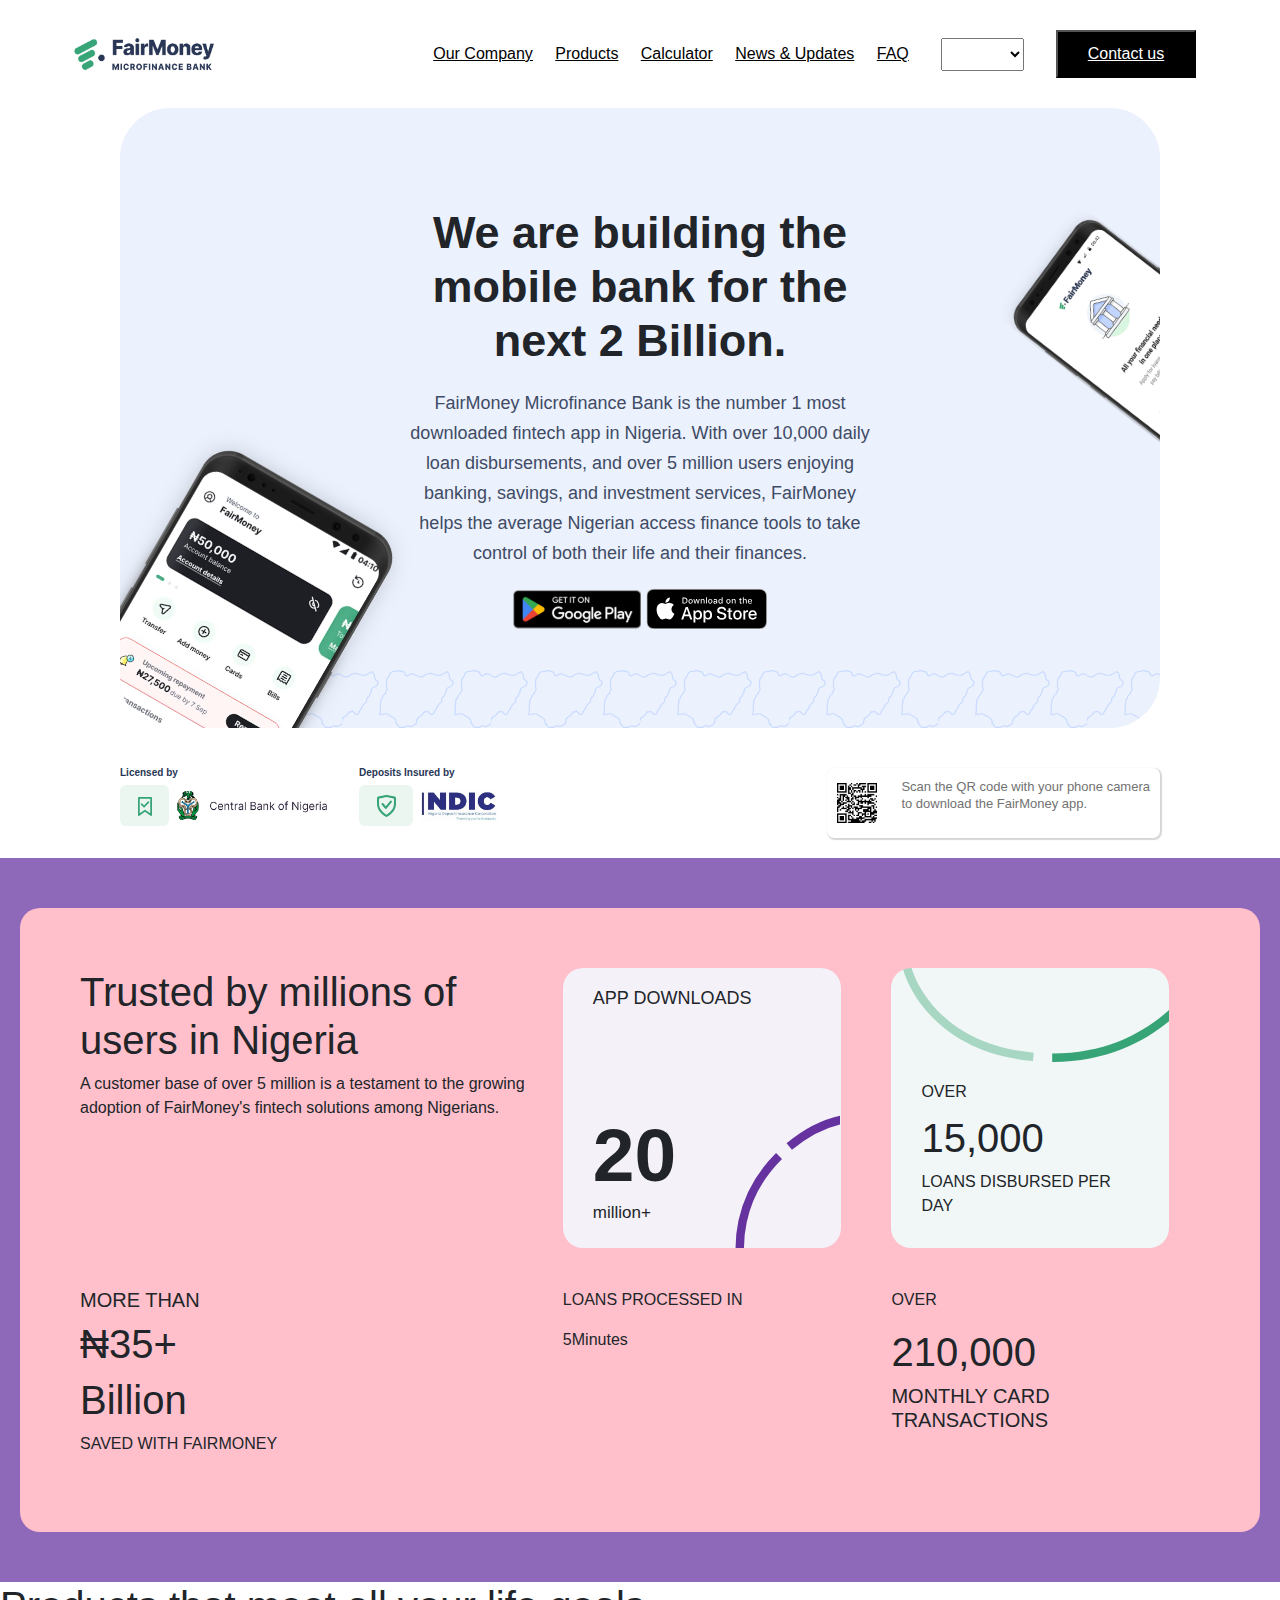
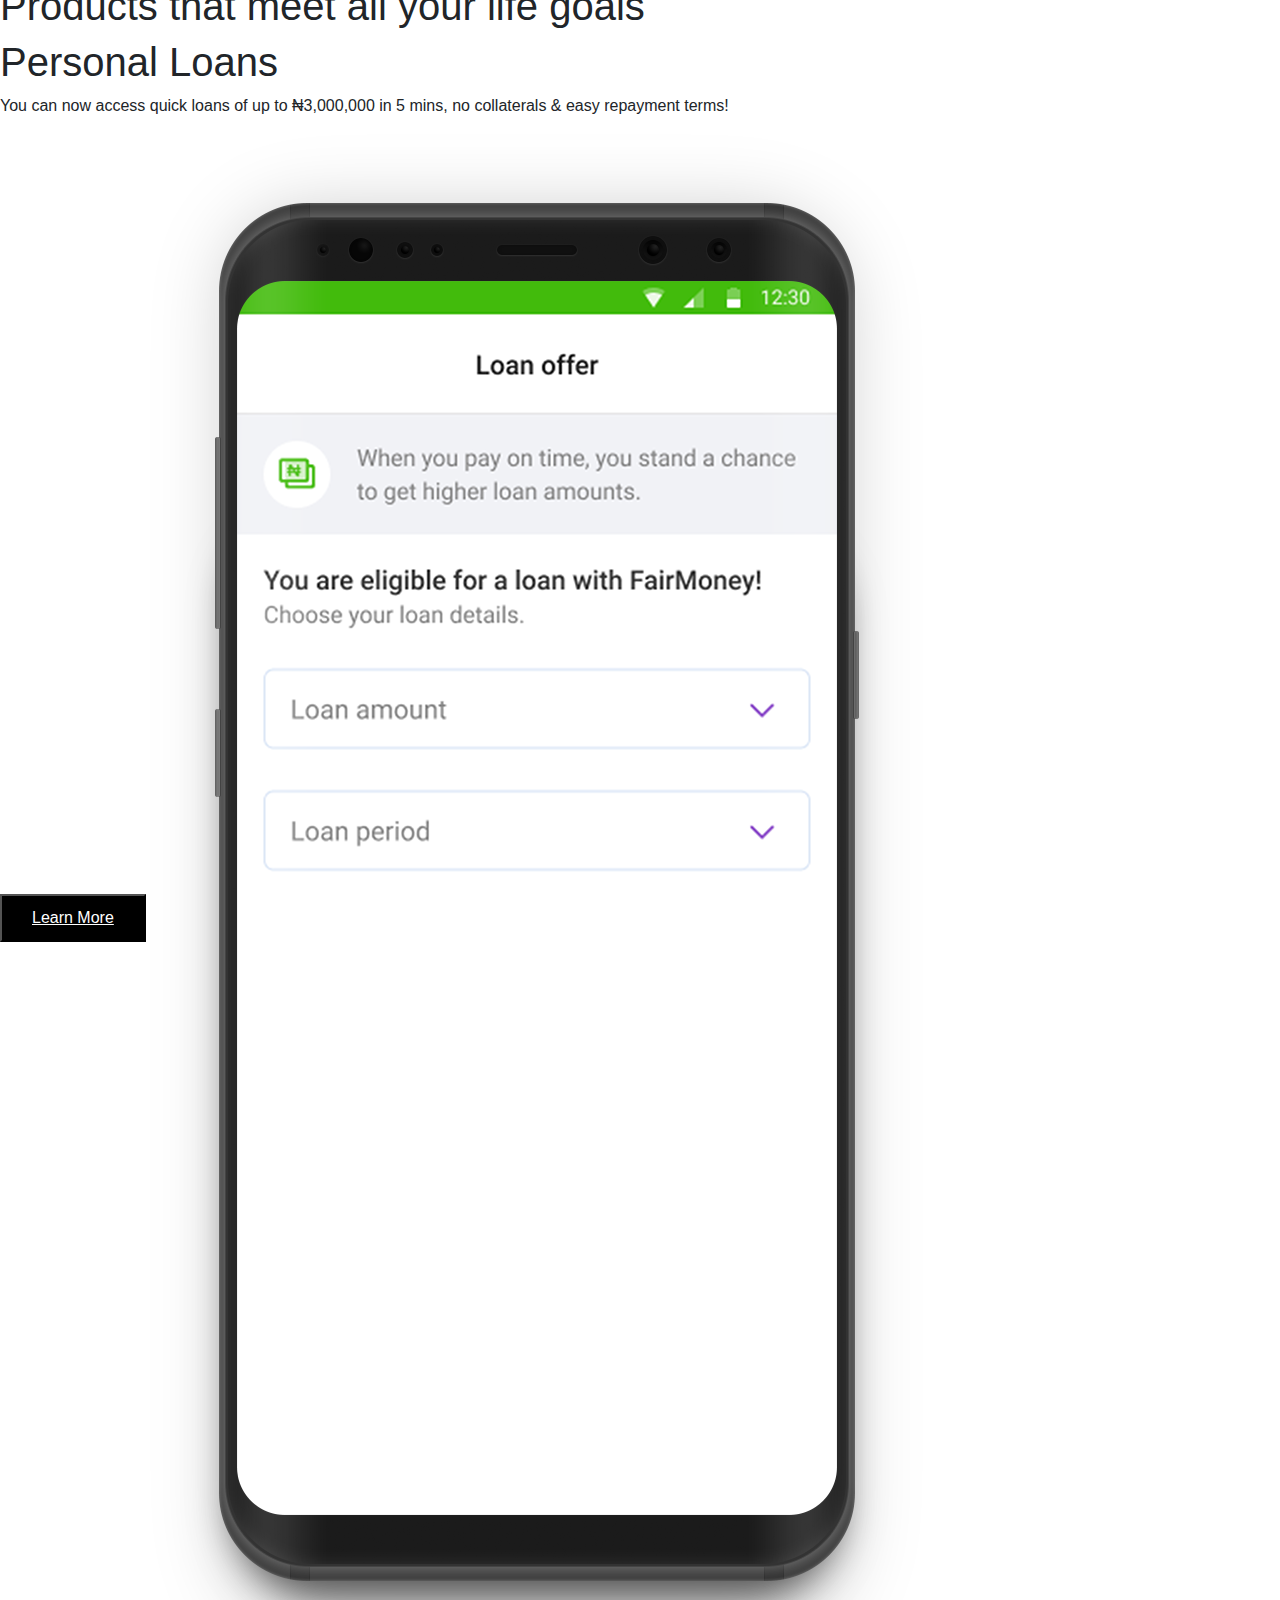
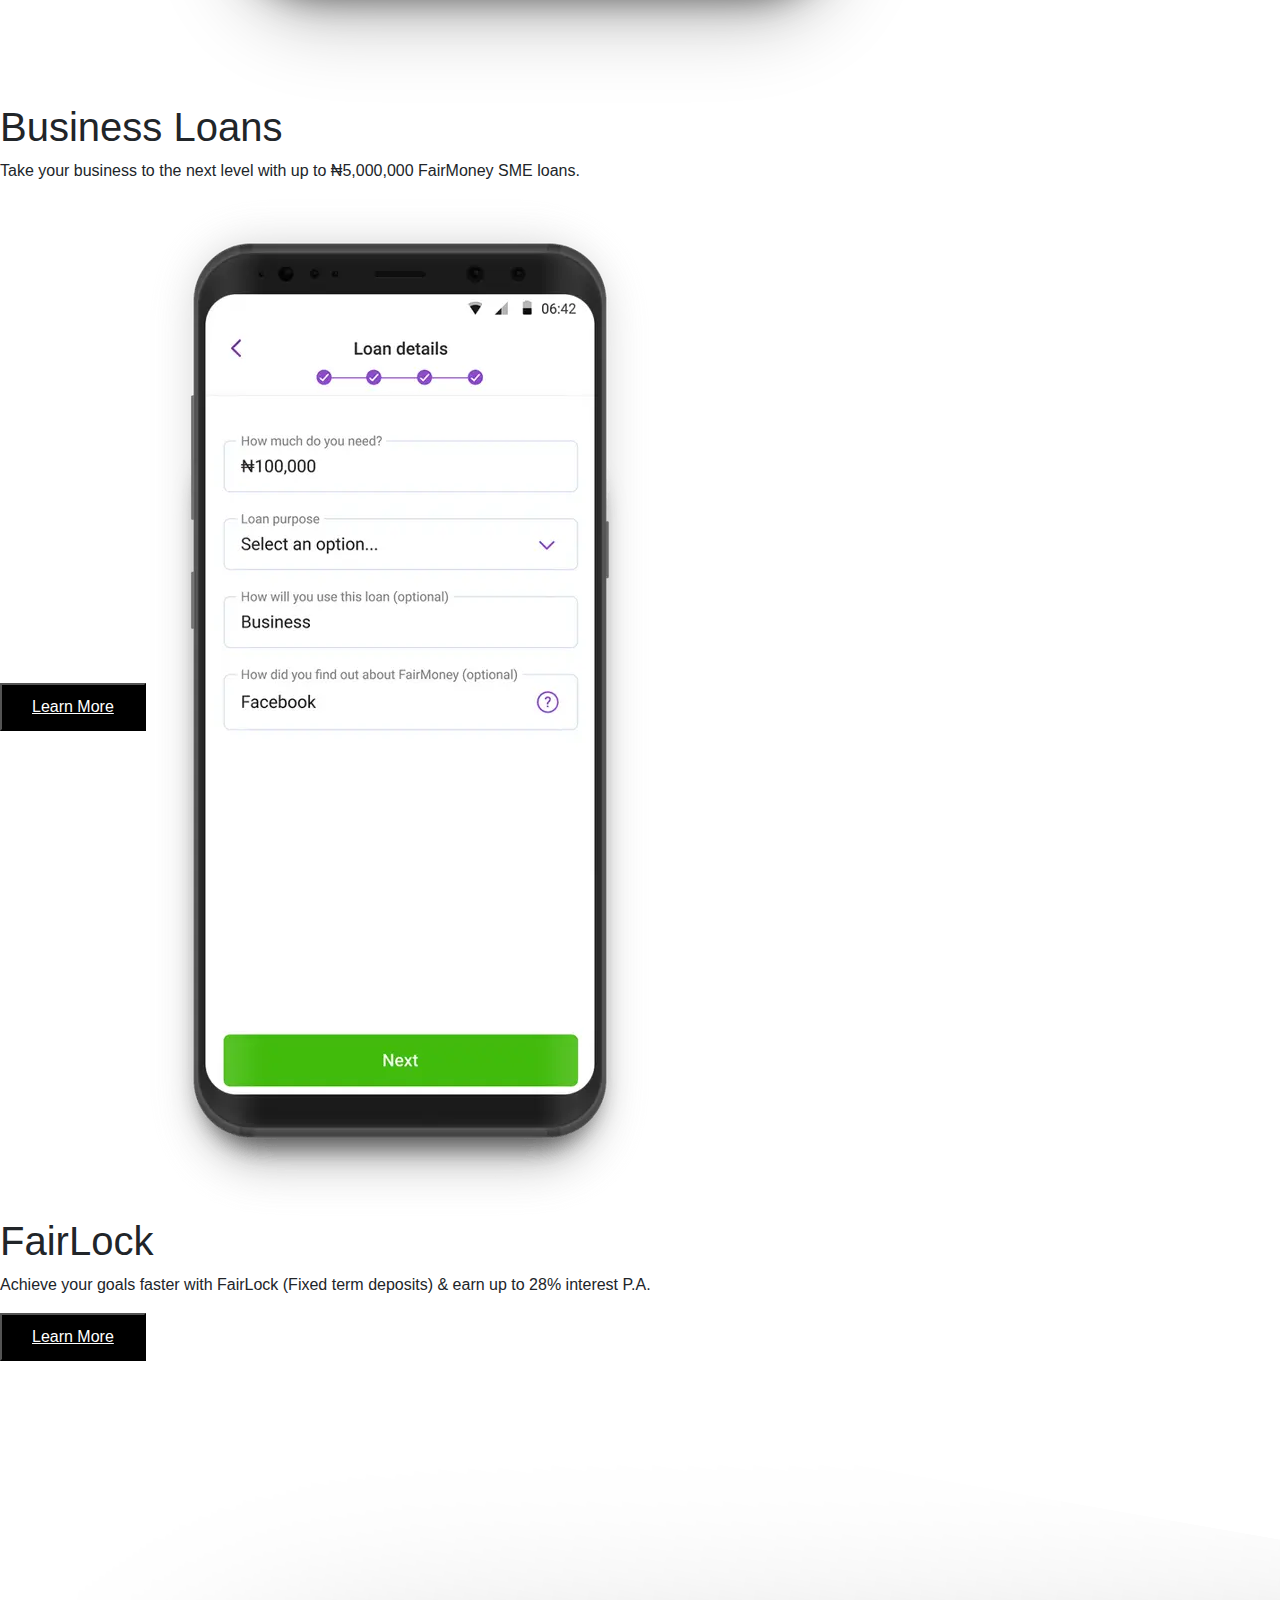
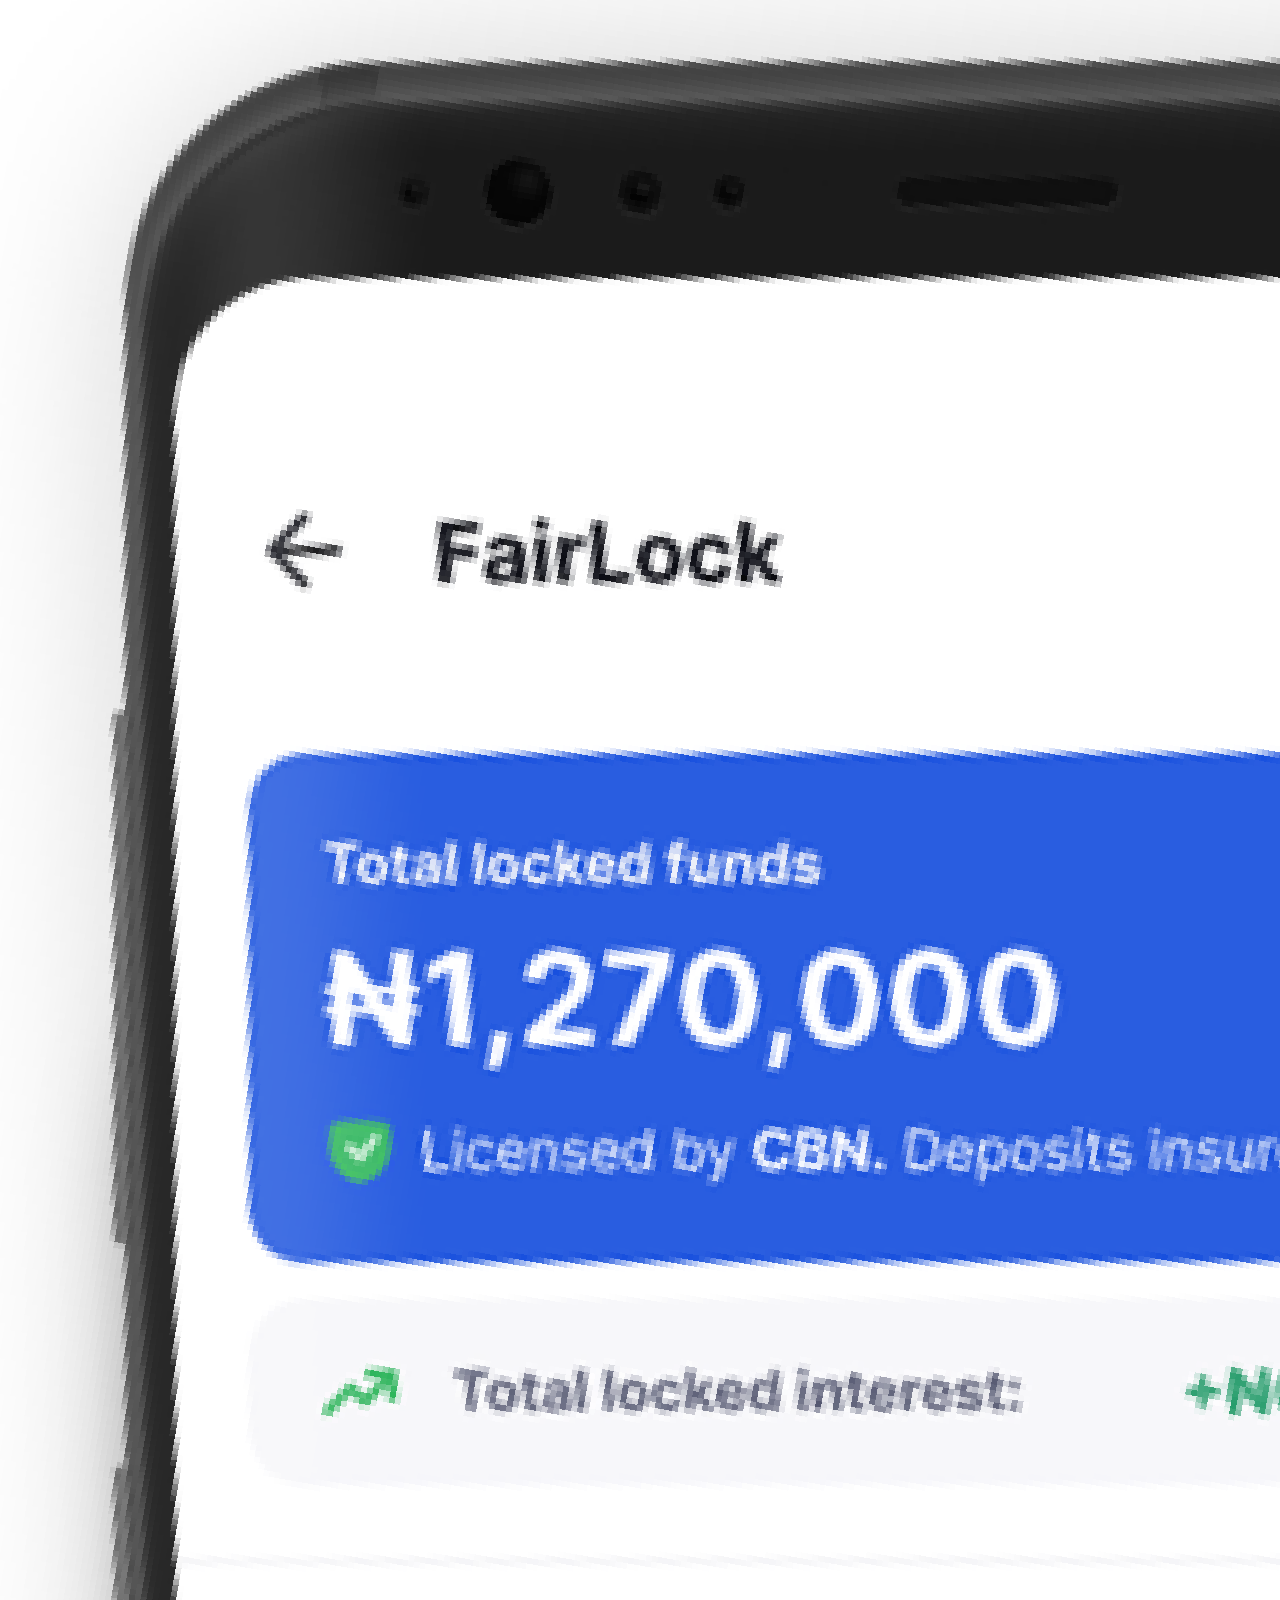
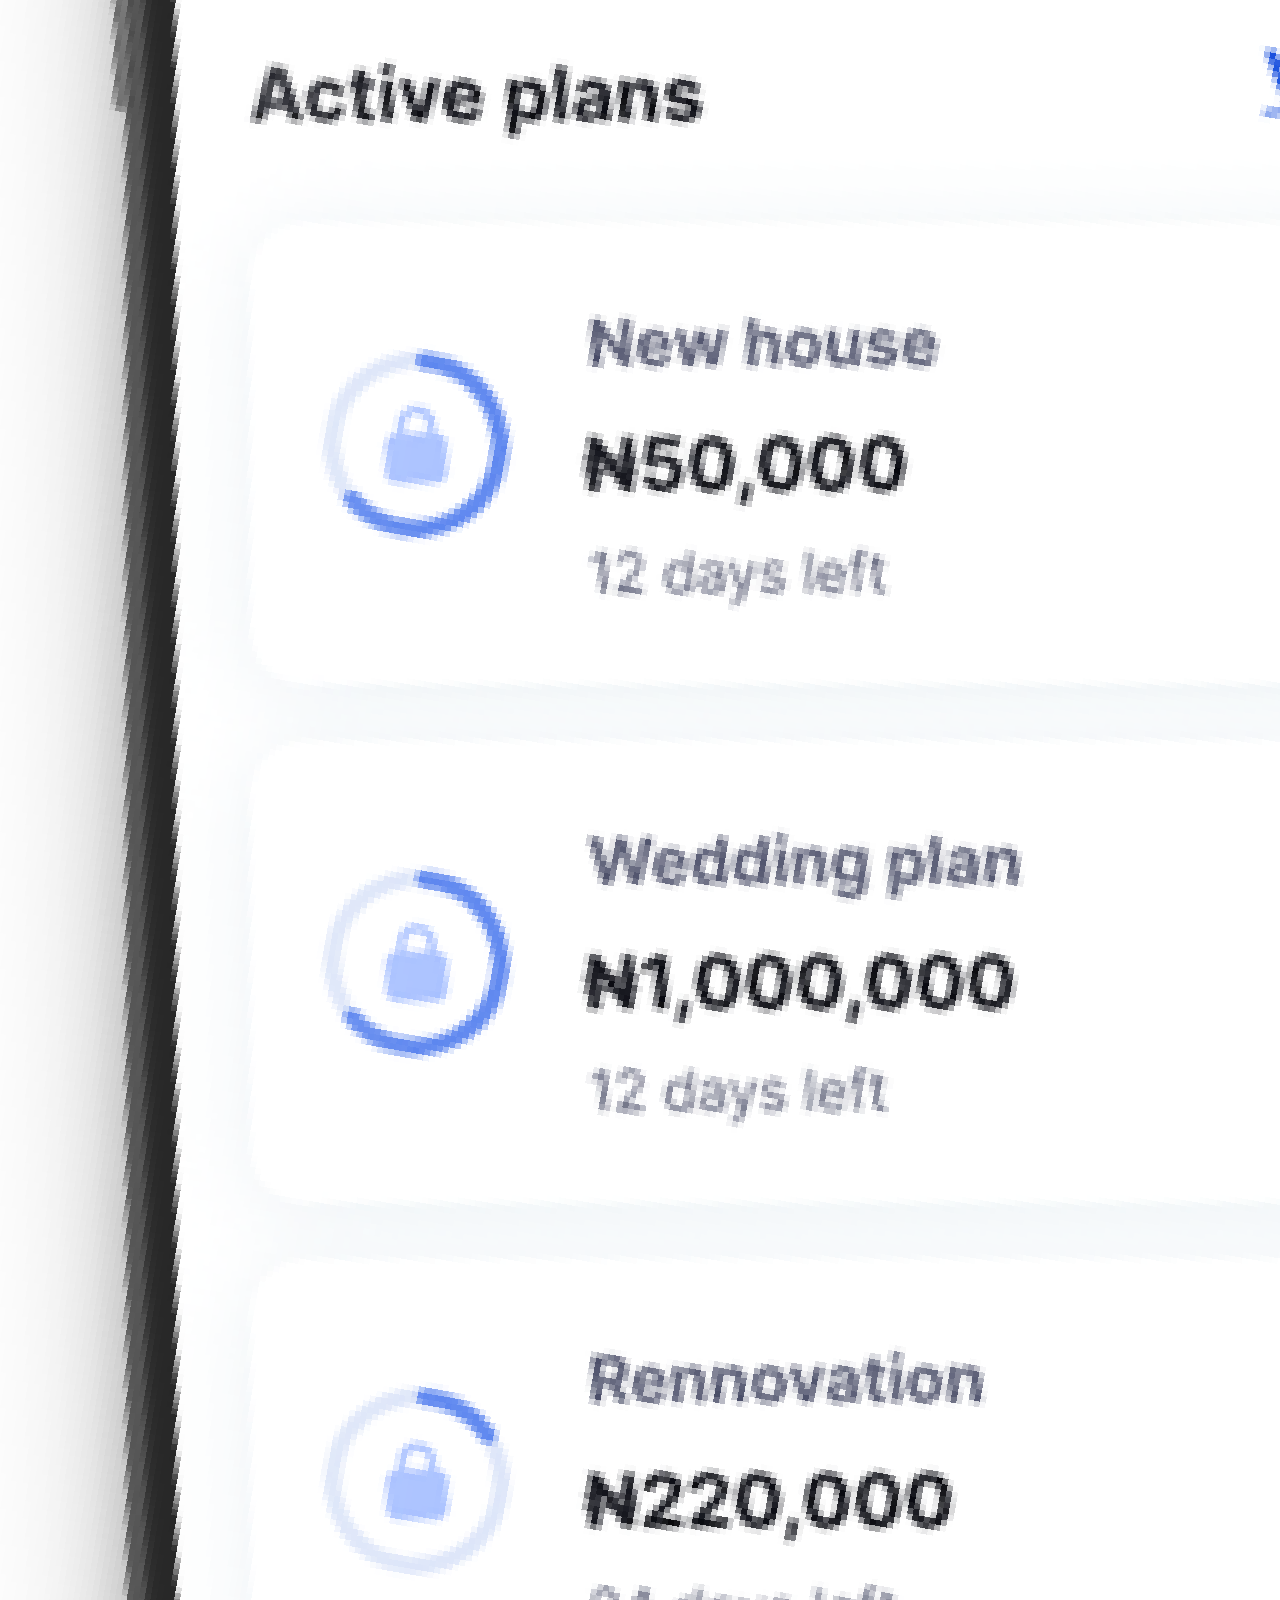
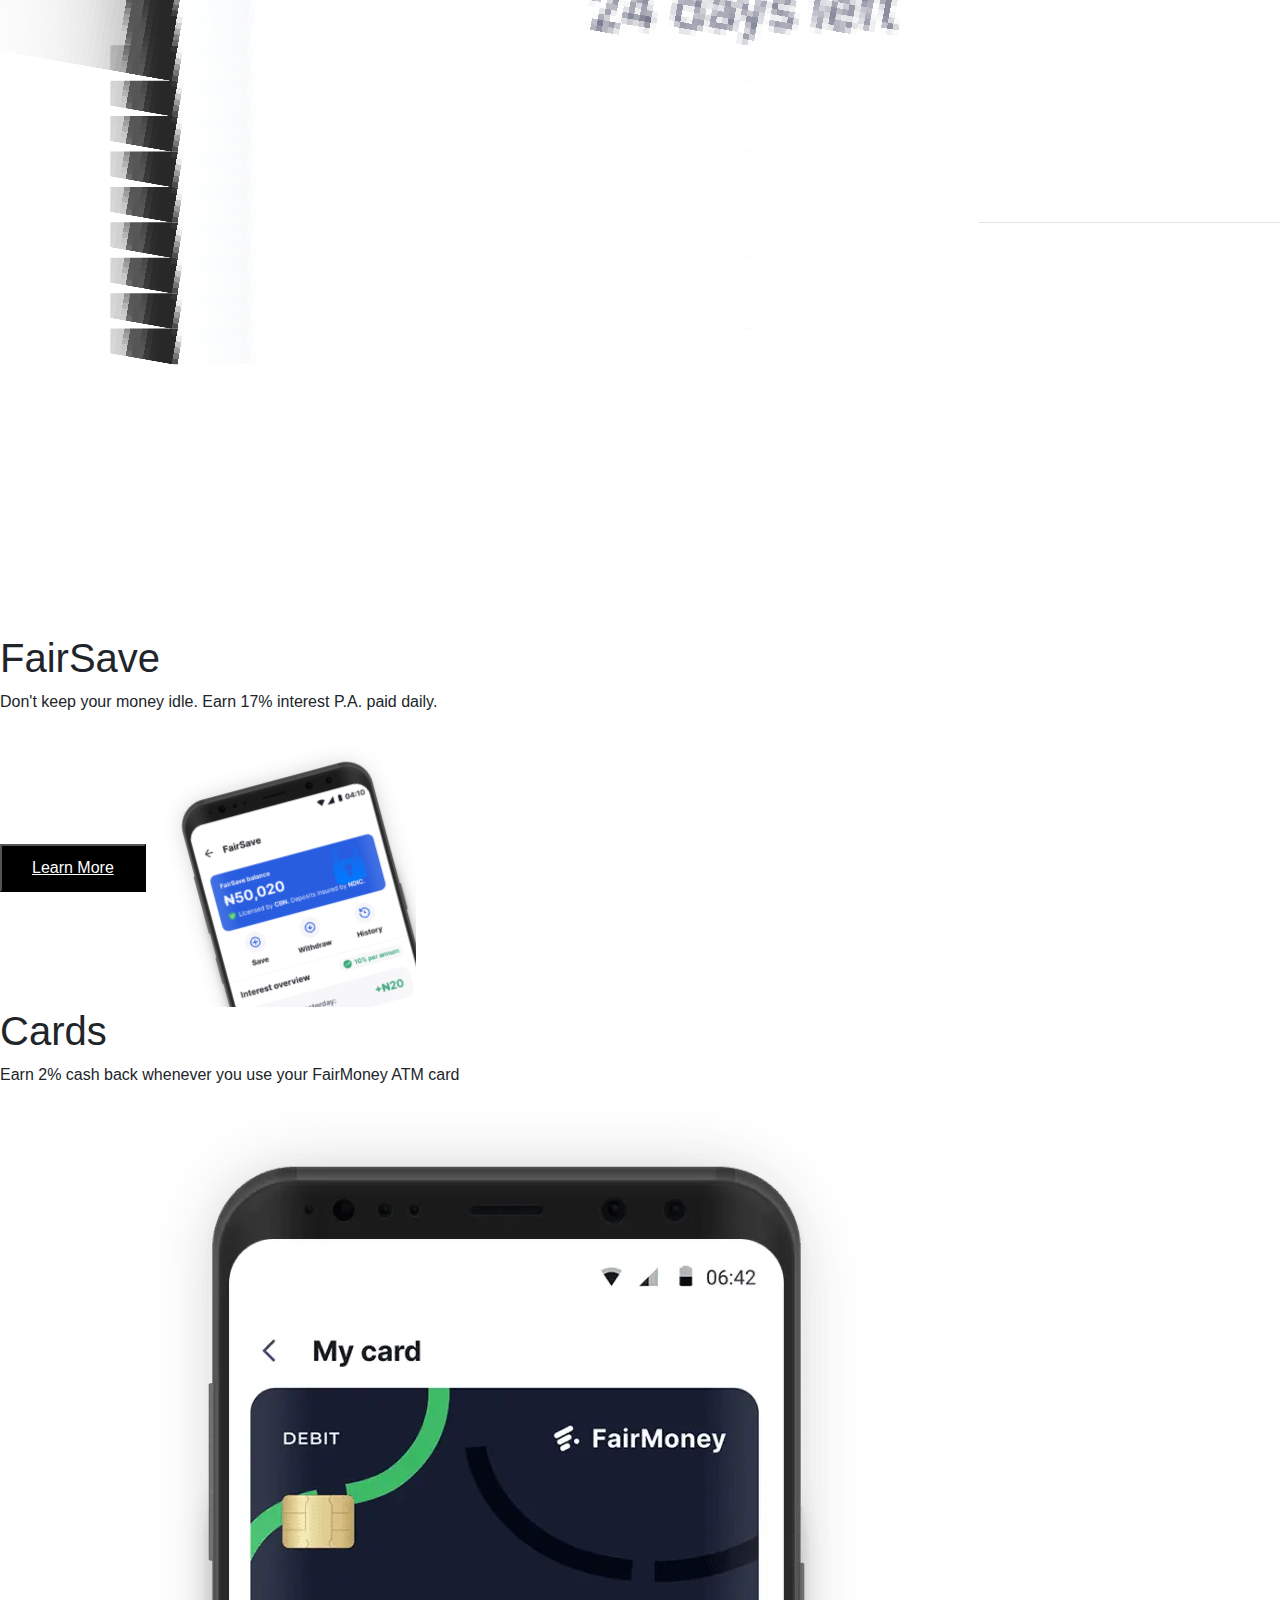
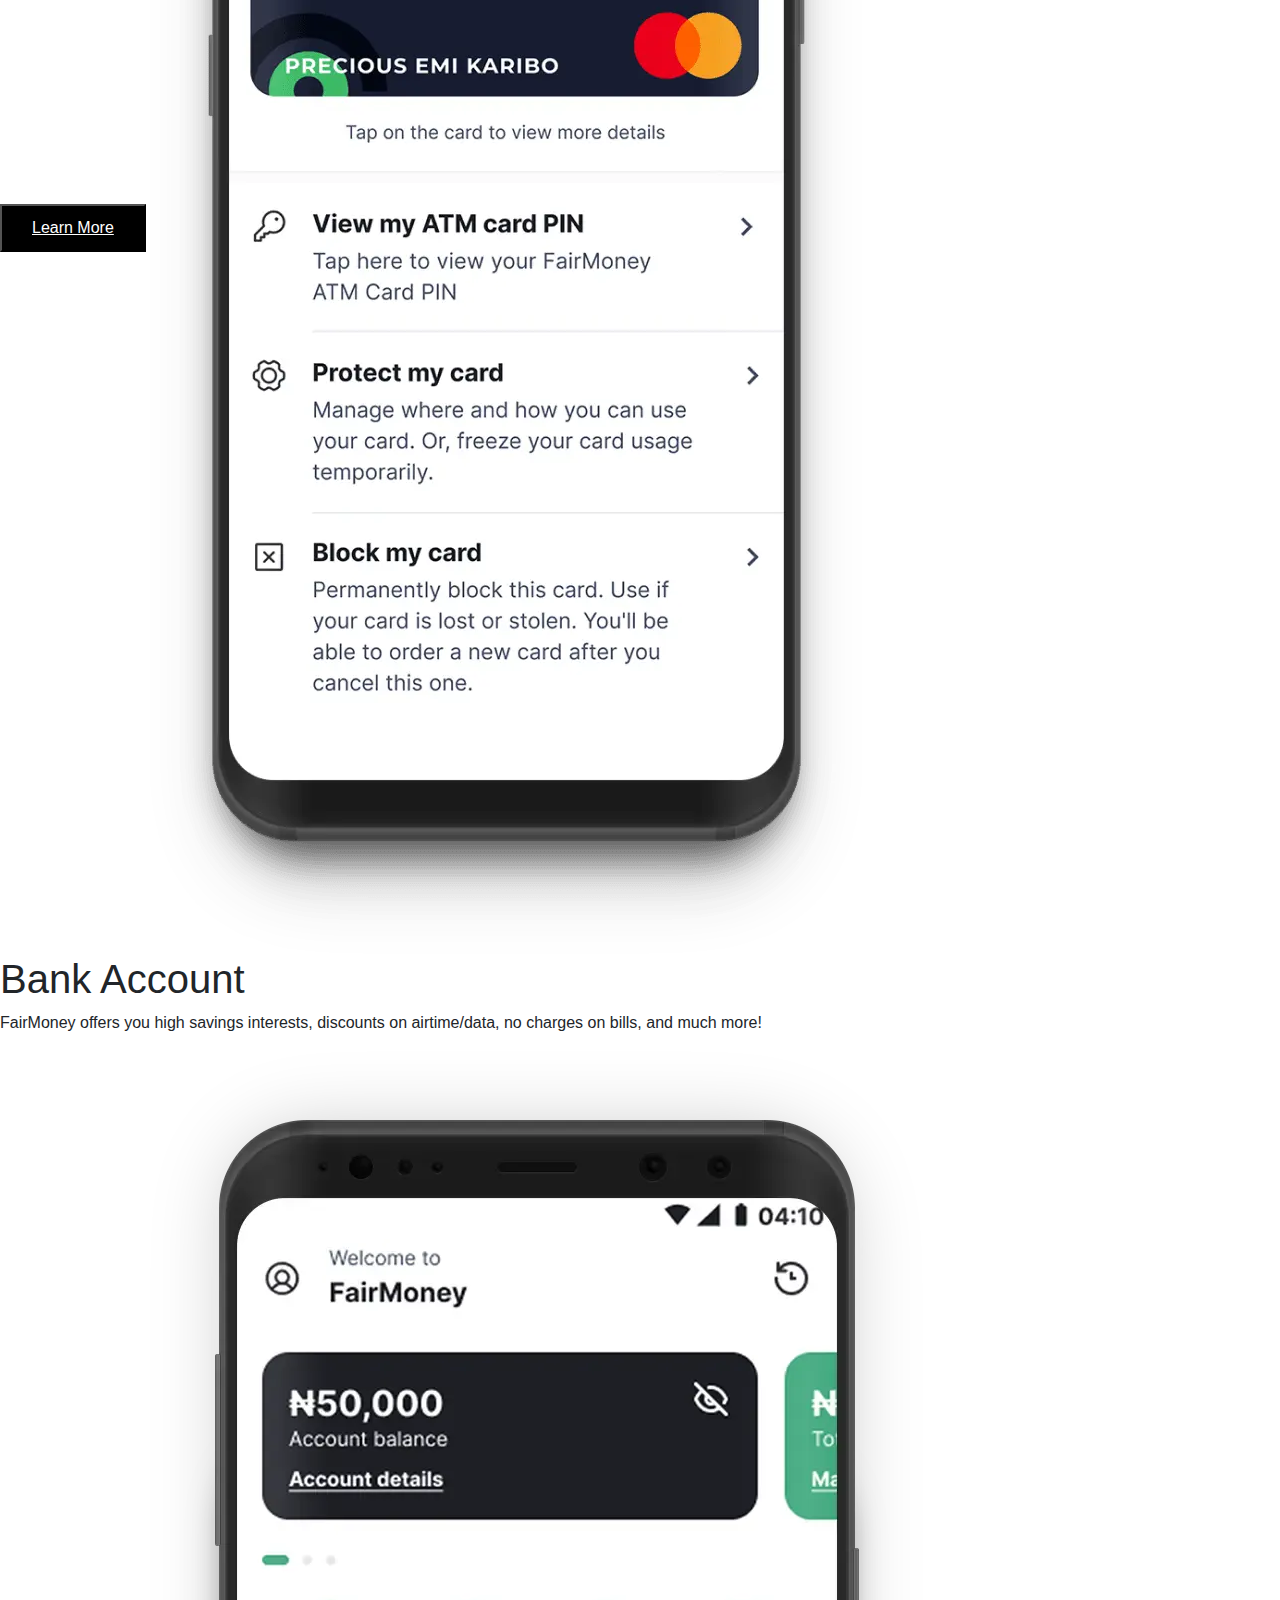
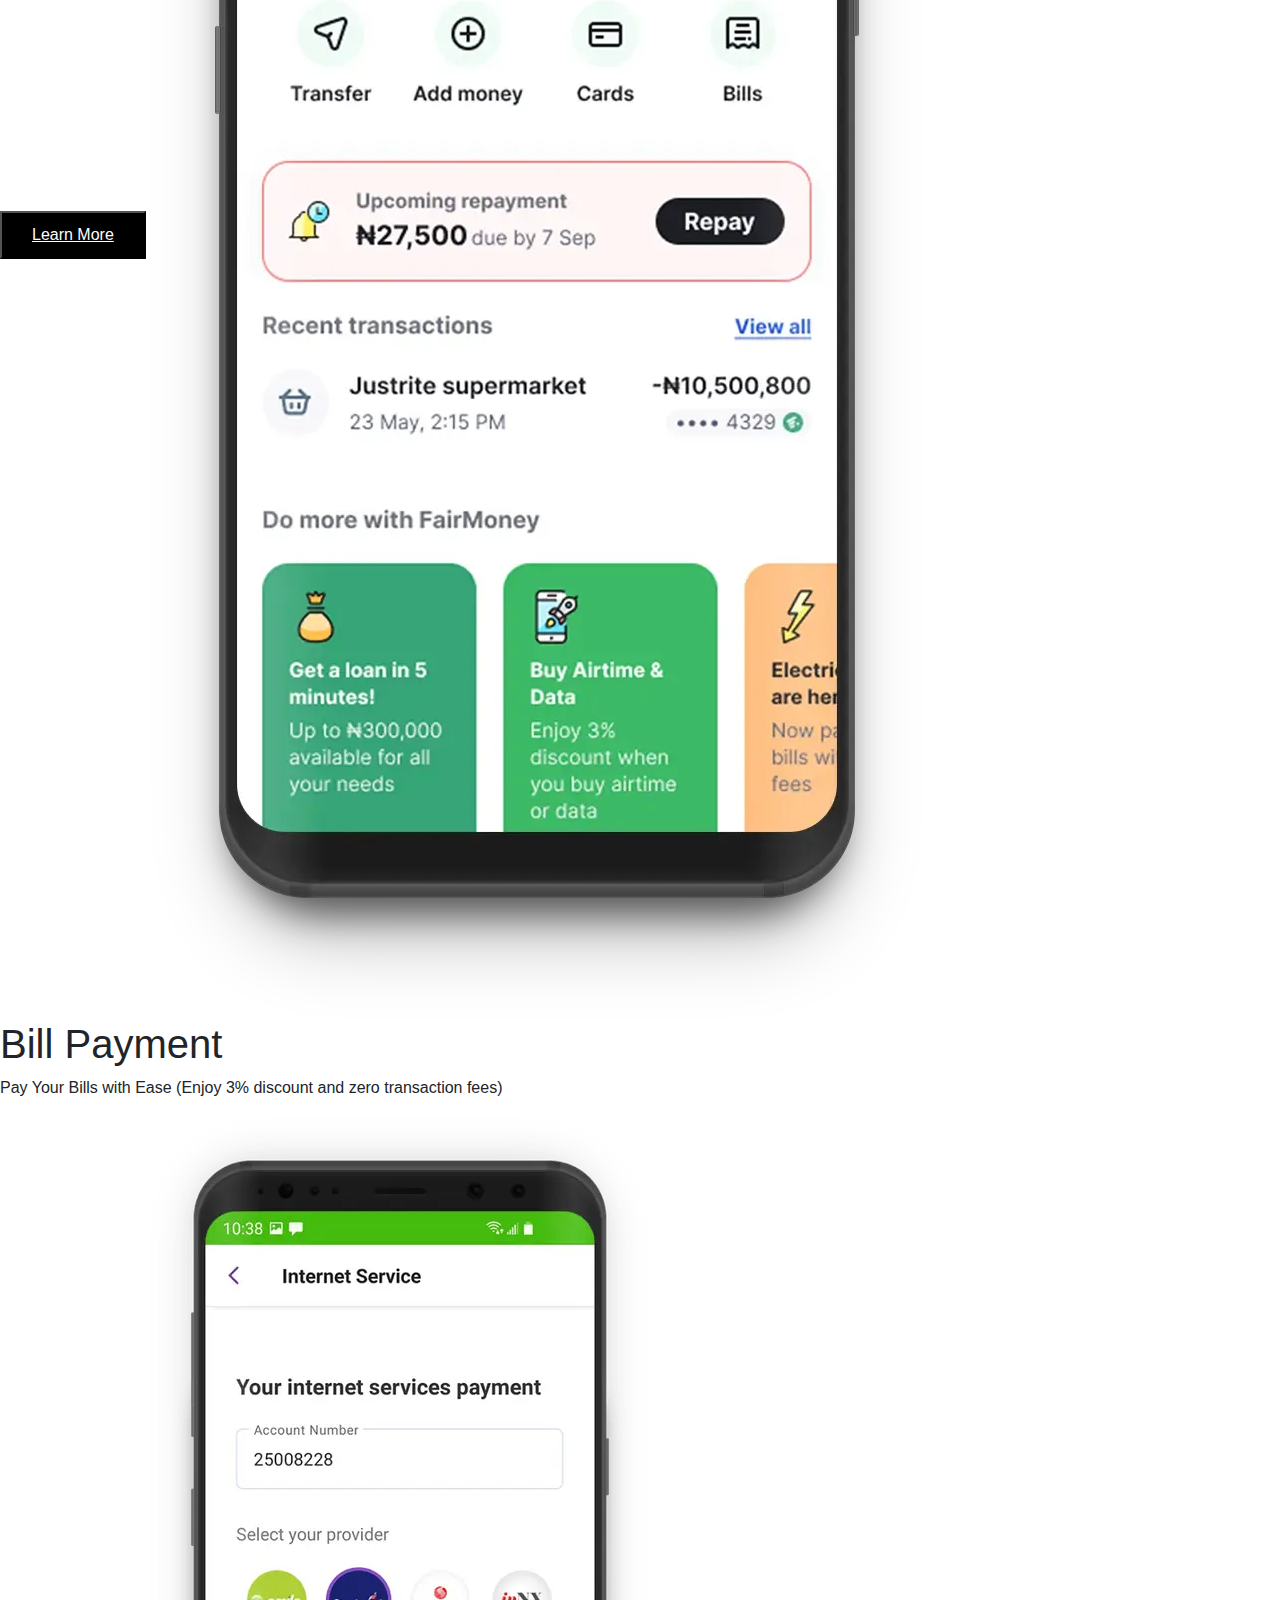
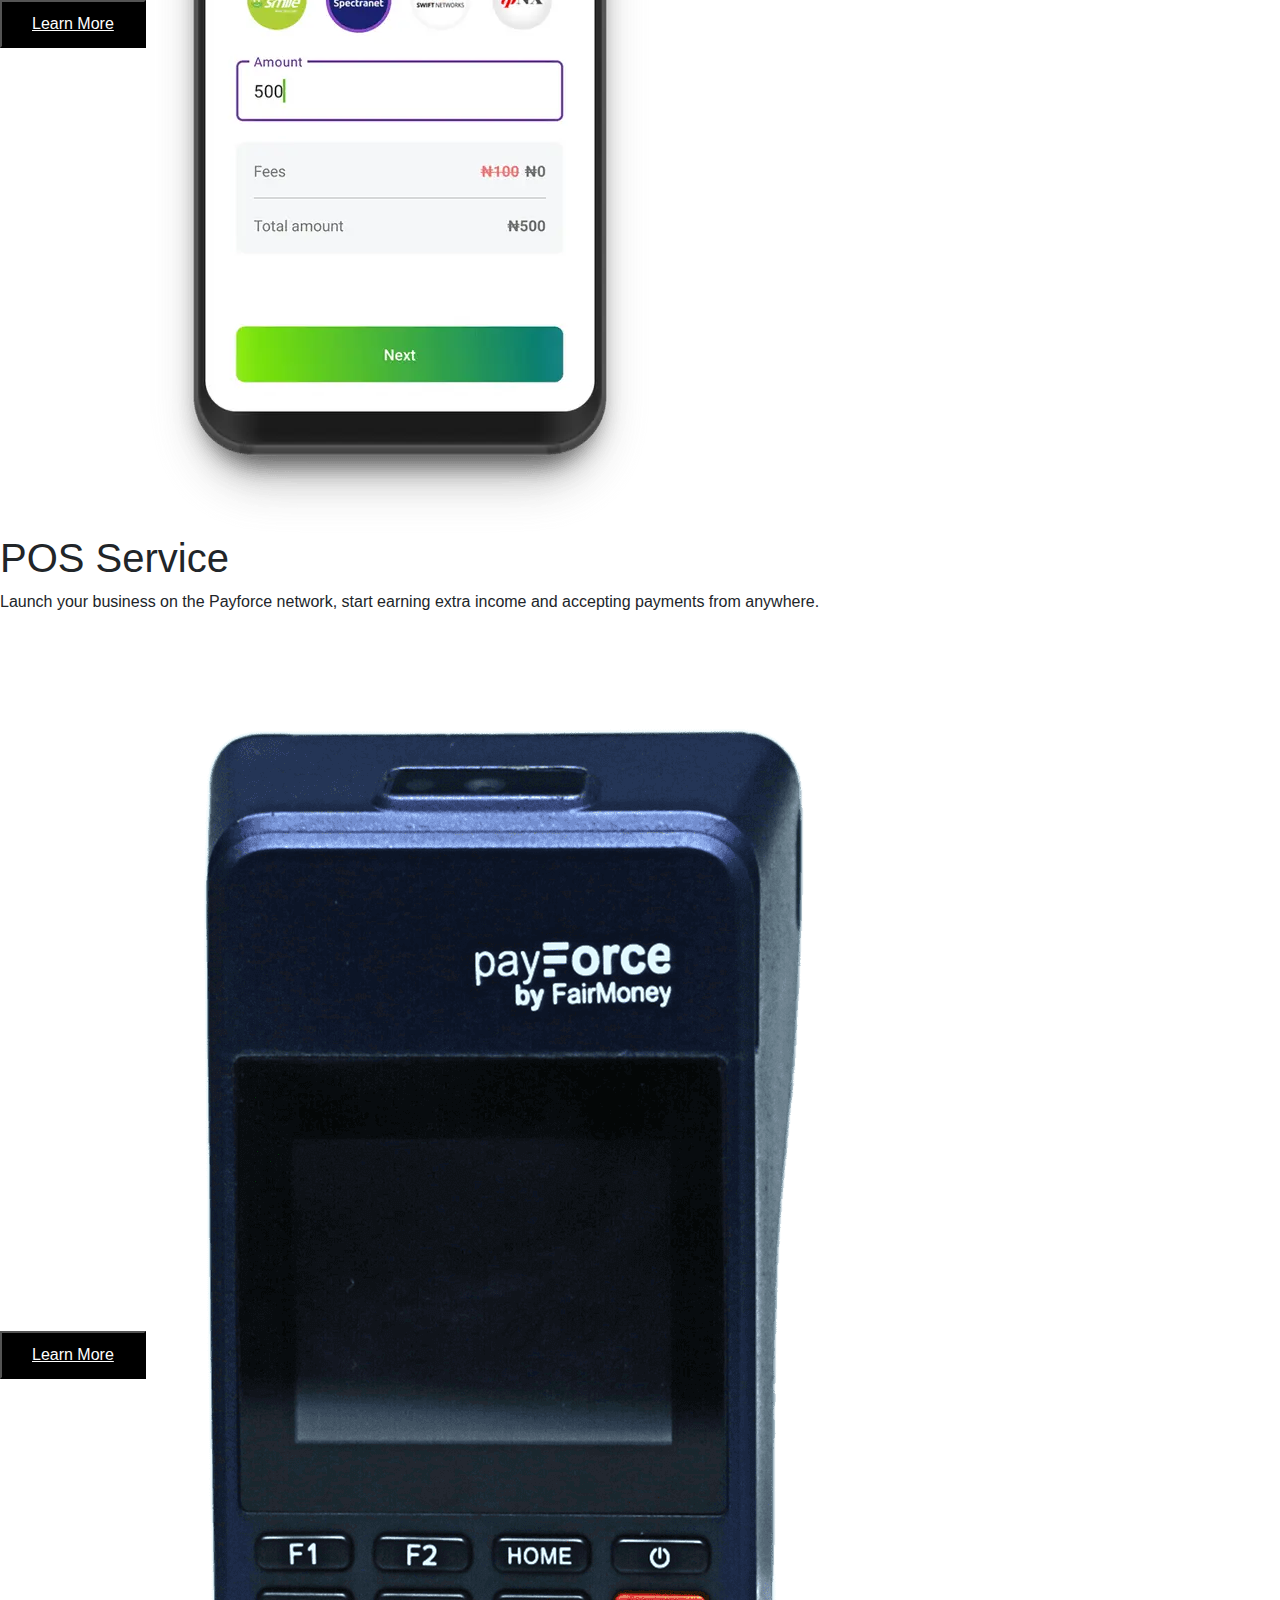
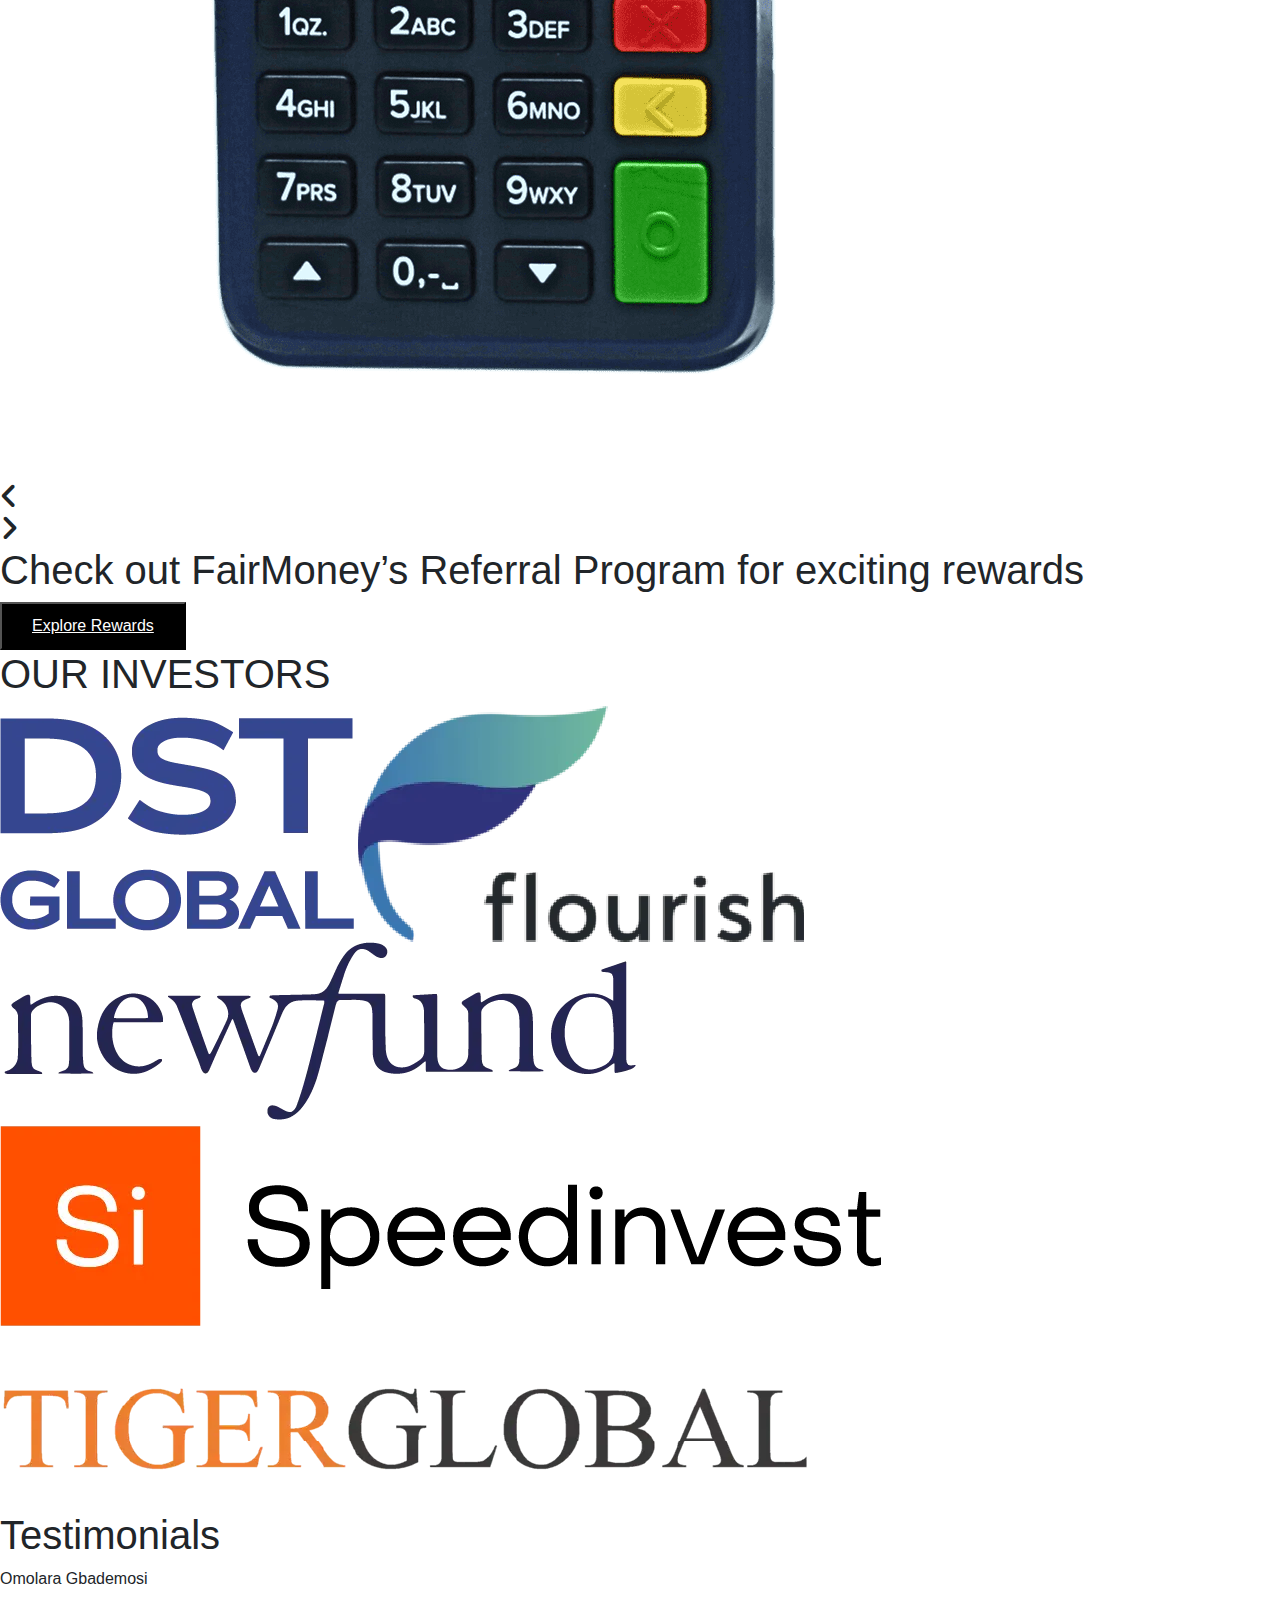
<file: index.html>
<!DOCTYPE html>
<html lang="en">

<head>
    <meta charset="UTF-8">
    <meta name="viewport" content="width=device-width, initial-scale=1.0">
    <title>Document</title>
    <link rel="stylesheet" href="./style.css">
    <link rel="stylesheet" href="https://cdnjs.cloudflare.com/ajax/libs/font-awesome/6.7.2/css/all.min.css"
        integrity="sha512-Evv84Mr4kqVGRNSgIGL/F/aIDqQb7xQ2vcrdIwxfjThSH8CSR7PBEakCr51Ck+w+/U6swU2Im1vVX0SVk9ABhg=="
        crossorigin="anonymous" referrerpolicy="no-referrer" />
        <link href="https://cdn.jsdelivr.net/npm/bootstrap@5.3.3/dist/css/bootstrap.min.css" rel="stylesheet" integrity="sha384-QWTKZyjpPEjISv5WaRU9OFeRpok6YctnYmDr5pNlyT2bRjXh0JMhjY6hW+ALEwIH" crossorigin="anonymous">
</head>

<body>
    <header>
        <nav>
            <div class="wrapper">
                <div class="img-wrapper">
                    <a href="./index.html">
                        <img src="./images/fairmoney-logo_new (1).webp" alt="" class="header-logo">
                    </a>
                </div>
                <div class="content-wrapper">
                    <div class="menu-list-wrap">

                        <li class="about-us"><a href="">Our Company</a></li>

                        <li class="product"><a href="" class="product-a">Products</a>

                            <ul class="product-dropdown">

                                <li class="dropdown-content1">
                                    <a href="" class="a1">
                                        <div class="img-wrap1">
                                            <img src="./images/savings1.svg" alt="">
                                        </div>
                                        <p>Savings</p>
                                        <img src="./images/arrow logo1.svg" alt="" class="arrow-img">
                                    </a>
                                    <ul class="savings-dropdown">
                                        <li>
                                            <a href="" class="a3">
                                                <div class="img-wrapper1">
                                                    <img src="./images/savings1.svg" alt="">
                                                </div>
                                                <p>FairSave</p>
                                            </a>
                                        </li>
                                        <li>
                                            <a href="" class="a3">
                                                <div class="img-wrapper2">
                                                    <img src="./images/savings1.svg" alt="">
                                                </div>
                                                <p>FairLock</p>
                                            </a>
                                        </li>
                                        <li>
                                            <a href="" class="a3">
                                                <div class="img-wrapper3">
                                                    <img src="./images/savings1.svg" alt="">
                                                </div>
                                                <p>FairTarget</p>
                                            </a>
                                        </li>
                                        <li>
                                            <a href="" class="a3">
                                                <div class="img-wrapper4">
                                                    <img src="./images/savings1.svg" alt="">
                                                </div>
                                                <p>AutoSave</p>
                                            </a>
                                        </li>
                                    </ul>

                                </li>

                                <li class="dropdown-content2">
                                    <a href="" class="a4">
                                        <div class="img-wrap2">
                                            <img src="./images/lending1.svg" alt="">
                                        </div>
                                        <p>Lending</p>
                                        <img src="./images/arrow logo1.svg" alt="" class="arrow-img">
                                    </a>
                                    <ul class="lending-dropdown">
                                        <li>
                                            <a href="" class="a3">
                                                <div class="img-wrapper5">
                                                    <img src="./images/lending1.svg" alt="">
                                                </div>
                                                <p>Personal Loans</p>
                                            </a>
                                        </li>
                                        <li>
                                            <a href="" class="a3">
                                                <div class="img-wrapper6">
                                                    <img src="./images/lending1.svg" alt="">
                                                </div>
                                                <p>Business Loans</p>
                                            </a>
                                        </li>
                                    </ul>
                                </li>

                                <li class="dropdown-content">
                                    <a href="" class="a2">
                                        <div class="img-wrap3">
                                            <img src="./images/bills payment1.svg" alt="">
                                        </div>
                                        <p>Bills Payment</p>
                                    </a>
                                </li>

                                <li class="dropdown-content">
                                    <a href="" class="a2">
                                        <div class="img-wrap4">
                                            <img src="./images/bank account1.svg" alt="">
                                        </div>
                                        <p>Bank Account</p>
                                    </a>
                                </li>

                                <li class="dropdown-content">
                                    <a href="" class="a2">
                                        <div class="img-wrap5">
                                            <img src="./images/ci_credit-card-alt.a3e4c35.svg" alt="">
                                        </div>
                                        <p>Cards</p>
                                    </a>
                                </li>

                                <li class="dropdown-content">
                                    <a href="" class="a2">
                                        <div class="img-wrap6">
                                            <img src="./images/pos1.svg" alt="">
                                        </div>
                                        <p>POS Service</p>
                                    </a>
                                </li>

                                <li class="dropdown-content">
                                    <a href="" class="a2">
                                        <div class="img-wrap7">
                                            <img src="./images/savings1.svg" alt="">
                                        </div>
                                        <p>Fixed Deposit</p>
                                    </a>
                                </li>
                            </ul>
                        </li>
                        <li class="Calculator"><a href="" class="Calculator-a">Calculator</a>
                            <ul class="Calculator2">
                                <li class="dropdown-content7">
                                    <a href="" class="a5">
                                        <div class="img-wrapper7">
                                            <img src="./images/savings1.svg" alt="">
                                        </div>
                                        <p>Savings Calculator</p>
                                        <img src="./images/arrow logo1.svg" alt="" class="arrow-img2">
                                    </a>
                                    <ul class="savingcalculator-dropdown">
                                        <li>
                                            <a href="" class="a5">
                                                <div class="img-wrapper7">
                                                    <img src="./images/savings1.svg" alt="">
                                                </div>
                                                <p>FairSave</p>
                                            </a>
                                        </li>
                                        <li>
                                            <a href="" class="a5">
                                                <div class="img-wrapper7">
                                                    <img src="./images/savings1.svg" alt="">
                                                </div>
                                                <p>FairLock</p>
                                            </a>
                                        </li>
                                    </ul>
                                </li>

                                <li class="dropdown-content6">
                                    <a href="" class="a5">
                                        <div class="img-wrapper8">
                                            <img src="./images/bank account1.svg" alt="">
                                        </div>
                                        <p>Loan Calculator</p>
                                    </a>
                                </li>
                            </ul>
                        </li>
                        <li class="about-us"><a href="">News & Updates</a></li>
                        <li class="about-us"><a href="">FAQ</a></li>
                    </div>
                    <div class="country-wrapper">
                        <select name="" id="" class="select-items">
                            <option value="0"></option>
                            <option value="Nigeria">Nigeria</option>
                            <option value="Nigeria">Uganda</option>
                            <option value="Nigeria">Zambia</option>
                        </select>
                    </div>
                    <div class="btn-wrapper">
                        <button><a href="">
                                Contact us
                            </a></button>
                    </div>
                    <div class="menu-bar">
                        <i class="fa-solid fa-bars"></i>
                    </div>
                </div>
                <div class="menu-bar">
                    <i class="fa-solid fa-bars"></i>
                </div>
            </div>
        </nav>
    </header>
    <section class="hero-section">
        <div class="container">
            <div class="phone-img">
                <img src="./images/phone2.webp" alt="" width="260px" class="phone1">
            </div>
            <div class="text-wrapper">
                <h1>
                    We are building the <br> mobile bank for the <br> next 2 Billion.
                </h1>
                <p>
                    FairMoney Microfinance Bank is the number 1 most <br> downloaded fintech app in Nigeria. With over
                    10,000 daily <br> loan disbursements, and over 5 million users enjoying <br> banking, savings, and
                    investment services, FairMoney <br> helps the average Nigerian access finance tools to take <br>
                    control of both their life and their finances.
                </p>
                <div class="button-flex">
                    <img src="./images/google store.svg" alt="">
                    <img src="./images/app store.svg" alt="">
                </div>
            </div>
            <div class="phone-img1">
                <img src="./images/phone1.png" alt="" width="350px" class="phone2">
            </div>
        </div>
    </section>
    <section class="verification-section">
        <div class="section-wrapper">
            <div class="flex-content1">
                <div class="cbn-wrapper">
                    <p>Licensed by</p>
                    <div class="cbn-flex">
                        <div class="protection-box">
                            <img src="./images/centralbankprotection.svg" alt="" width="14px">
                        </div>
                        <img src="./images/centralbank.svg" alt="" width="150px">
                    </div>
                </div>

                <div class="ndic-wrapper">
                    <p>Deposits Insured by</p>
                    <div class="ndic-flex">
                        <div class="protection-box">
                            <img src="./images/ndic protection.svg" alt="" width="19px">
                        </div>
                        <img src="./images/ndic.webp" alt="" width="76px">
                    </div>
                </div>
            </div>

            <div class="flex-content2">
                <div class="scan-box">
                    <img src="./images/scancode.jpeg" alt="" width="40px">
                    <p>Scan the QR code with your phone camera <br> to download the FairMoney app.</p>
                </div>
            </div>
        </div>
    </section>
    <section class="third-section">
        <div class="grid-box">
            <div class="box-1">
                <h1>
                    Trusted by millions of users in Nigeria
                </h1>
                <p>
                    A customer base of over 5 million is a testament to the growing adoption of FairMoney's fintech
                    solutions among Nigerians.
                </p>
            </div>
            <div class="box-2">
                <h1>
                    APP DOWNLOADS
                </h1>
                <div class="flex-wrap">
                    <h1>20</h1>
                    <p>million+</p>
                </div>
            </div>
            <div class="box-3">
                <p>OVER</p>
                <h1>15,000</h1>
                <p>LOANS DISBURSED PER DAY</p>
            </div>
            <div class="box-4">
                <h5>MORE THAN</h5>
                <div>
                    <h1>₦35+</h1>
                    <h1>Billion</h1>
                </div>
                <p>SAVED WITH FAIRMONEY</p>
            </div>
            <div class="box-5">
                <p class="p1">LOANS PROCESSED IN</p>
                <p class="p2"><span>5</span>Minutes</p>
            </div>
            <div class="box-6">
                <p>OVER</p>
                <h1>210,000</h1>
                <h5>MONTHLY CARD TRANSACTIONS</h5>
            </div>
        </div>
    </section>
    <section class="scroll-box-wrapper">
        <div class="scroll-box-container">
            <h1 class="scroll-box-header">
                Products that meet all your life goals
            </h1>
            <div class="scroll-box-wrap">

                <div class="scroll-box1">
                    <h1>Personal Loans</h1>
                    <p>You can now access quick loans of up to ₦3,000,000 in 5 mins, no collaterals & easy repayment
                        terms!</p>
                    <button><a href="">Learn More</a></button>
                    <img src="./images/personal loans1.png" alt="" class="personal-loans-img">
                </div>

                <div class="scroll-box1 scroll-box2">
                    <h1>Business Loans</h1>
                    <p>Take your business to the next level with up to ₦5,000,000 FairMoney SME loans.</p>
                    <button><a href="">Learn More</a></button>
                    <img src="./images/business loans1.webp" alt="" class="personal-loans-img">
                </div>
                <div class="scroll-box1 scroll-box3">
                    <h1>FairLock</h1>
                    <p>Achieve your goals faster with FairLock (Fixed term deposits) & earn up to 28% interest P.A.</p>
                    <button><a href="">Learn More</a></button>
                    <img src="./images/fairlock loan1.png" alt="" class="personal-loans-img">
                </div>
                <div class="scroll-box1 scroll-box4">
                    <h1>FairSave</h1>
                    <p>Don't keep your money idle. Earn 17% interest P.A. paid daily.</p>
                    <button><a href="">Learn More</a></button>
                    <img src="./images/fairsave loans1.svg" alt="" class="fairsave-loans-img">
                </div>
                <div class="scroll-box1 scroll-box2">
                    <h1>Cards</h1>
                    <p>Earn 2% cash back whenever you use your FairMoney ATM card</p>
                    <button><a href="">Learn More</a></button>
                    <img src="./images/atm cards1.webp" alt="" class="personal-loans-img">
                </div>
                <div class="scroll-box1 scroll-box3">
                    <h1>Bank Account</h1>
                    <p>FairMoney offers you high savings interests, discounts on airtime/data, no charges on bills, and
                        much more!</p>
                    <button><a href="">Learn More</a></button>
                    <img src="./images/bank account1.webp" alt="" class="personal-loans-img">
                </div>
                <div class="scroll-box1">
                    <h1>Bill Payment</h1>
                    <p>Pay Your Bills with Ease (Enjoy 3% discount and zero transaction fees)</p>
                    <button><a href="">Learn More</a></button>
                    <img src="./images/bill payment1.webp" alt="" class="personal-loans-img">
                </div>

                <div class="scroll-box1 scroll-box2">
                    <h1>POS Service</h1>
                    <p>Launch your business on the Payforce network, start earning extra income and accepting payments
                        from anywhere.</p>
                    <button><a href="">Learn More</a></button>
                    <img src="./images/pos1.png" alt="" class="pos-loans-img">
                </div>
            </div>
            <div class="icon-wrap">

                <div class="icon-content">
                    <i class="fa-solid fa-angle-left"></i>
                </div>
                <div class="icon-content">
                    <i class="fa-solid fa-angle-right"></i>
                </div>

            </div>
        </div>
        <div class="wrap">
            <div class="wrap-content">
                <h1>
                    Check out FairMoney’s Referral Program for exciting rewards
                </h1>
                <button><a href="">Explore Rewards</a></button>
            </div>
        </div>
    </section>
    <section class="investors-company">
        <div class="section-header">
            <h1>OUR INVESTORS</h1>
        </div>
        <div class="company-flex">
            <img src="./images/company images1.webp" alt="" class="company1">
            <img src="./images/company images2.webp" alt="" class="company2">
            <img src="./images/company images3.webp" alt="" class="company3">
            <img src="./images/company images4.webp" alt="" class="company4">
            <img src="./images/company images5.webp" alt="" class="company5">
        </div>
    </section>
    <section class="testimonials">
        <h1 class="testimonial-header">
            Testimonials
        </h1>
        <div class="testimonial-flex-wrapper">
            <div class="testimonial-names-wrapper">
                <div class="testimonial-name testimonial-name2">
                        <p>
                        Omolara Gbademosi 
                        </p>
                        <img src="./images/arrow-brown.svg" alt="">
                </div>

                <div class="testimonial-name">
                        <p>Cheta Odigbo</p>
                        <img src="./images/arrow-grey.svg" alt="">
                </div>

                <div class="testimonial-name">
                        <p>Sarah Ladipo</p>
                        <img src="./images/arrow-grey.svg" alt="">
                </div>

                <div class="testimonial-name">
                        <p>Udeme Udoh</p>
                        <img src="./images/arrow-grey.svg" alt="">
                </div>
            </div>
            <div class="testimonial-message">
                <div class="testimonial-name-message">
                    <div>
                        <h1>
                            Omolara 
                        </h1>
                        <h1>
                            Gbademosi
                        </h1>
                    </div>
                    <p>Nurse</p>
                </div>
                <div class="testimonial-content">
                    <img src="./images/company images1 (1).svg" alt="" width="20px">
                    <p>When ASUU called off the strike and my daughter  was to go back to school, the money I was expecting wasn't forthcoming and my daughter is about to graduate. It’s FairMoney loans that helped us. I started a new business in school. It’s been going well, but I needed some money to buy things for this season. Can’t ask my parents because things are tight. I eventually used FairMoney loans, and my business has been growing.</p>
                    <img src="./images/company images1 (2).svg" alt="" width="20px">
                </div>
            </div>
        </div>
    </section>

    <section class="blog-post">
        <div class="blog-header-flex">
            <div class="blog-header">
                <h1>Latest Blogs</h1>
            <span>In the News</span>
            </div>

            <div class="icon-wrap">

                <div class="icon-content">
                    <i class="fa-solid fa-angle-left"></i>
                </div>
                <div class="icon-content">
                    <i class="fa-solid fa-angle-right"></i>
                </div>

            </div>
        </div>
        <div class="scroll-wrapper">
            <div class="blog-box">
                <img src="./images/company images1.png" alt="">
                <p class="blog-box-p">January 31, 2023</p>
                <h1>Differences between a current account & savings account?</h1>
                <p class="blog-post-p">Do you know the difference between a savings account and a current account? I (It’s Efe here 👋) ...</p>
                <button><a href="">
                    learn More
                </a></button>
            </div>

            <div class="blog-box">
                <img src="./images/small buisnes1.png" alt="">
                <p class="blog-box-p">January 30, 2023</p>
                <h1>How to get a small business loan in Nigeria</h1>
                <p class="blog-post-p">Have you noticed that everyone has a small or micro business now? From the Iya Bobo that sells dr...</p>
                <button><a href="">
                    learn More
                </a></button>
            </div>

            <div class="blog-box">
                <img src="./images/save nigeria1.png" alt="">
                <p class="blog-box-p">January 3, 2023</p>
                <h1>Top 5 savings apps in Nigeria with high interest rates – 2023</h1>
                <p class="blog-post-p">Saving money is an essential part of personal finance and can be the key to achieving financial s...</p>
                <button><a href="">
                    learn More
                </a></button>
            </div>

            <div class="blog-box">
                <img src="./images/red flag1.png" alt="">
                <p class="blog-box-p">November 29, 2022</p>
                <h1>Is it safe to take loans from loan apps in Nigeria?</h1>
                <p class="blog-post-p">Last week, my friends and I were having a chat at one of our hang-out spots. My friend on the rig...</p>
                <button><a href="">
                    learn More
                </a></button>
            </div>

            <div class="blog-box">
                <img src="./images/loan apps in nigeria1.jpg" alt="">
                <p class="blog-box-p">October 27, 2022</p>
                <h1>Become smart with FairLock</h1>
                <p class="blog-post-p1">When I was in school, I had this friend who’s Father used to give her the school fees (or at leas...</p>
                <button><a href="">
                    learn More
                </a></button>
            </div>

            <div class="blog-box">
                <img src="./images/emergengy funds1.jpg" alt="">
                <p class="blog-box-p">September 30, 2022</p>
                <h1>Emergency Fund. Nice to have or must have?</h1>
                <p class="blog-post-p">My people, I’m here again with a topic that is close to my heart. You see, my first job was an in...</p>
                <button><a href="">
                    learn More
                </a></button>
            </div>

            <div class="blog-box">
                <img src="./images/high interset rate1.jpg" alt="">
                <p class="blog-box-p">September 22, 2022</p>
                <h1>Interest rates of online loan apps in Nigeria – 2023</h1>
                <p class="blog-post-p">Last night, while chilling at home, an amazing business idea came to me. Next thing I did was to ...</p>
                <button><a href="">
                    learn More
                </a></button>
            </div>

            <div class="blog-box">
                <img src="./images/loan apps in nigeria1 (1).jpg" alt="">
                <p class="blog-box-p">September 14, 2022</p>
                <h1>Can you get loans in Nigeria without a salary account?</h1>
                <p class="blog-post-p">
                    Loans, loans, loans. We have all heard about them or even taken one at one point or the other. Th...
                </p>
                <button><a href="">
                    learn More
                </a></button>
            </div>

            <div class="blog-box">
                <img src="./images/less is more1.png" alt="">
                <p class="blog-box-p">September 9, 2022</p>
                <h1>LESS IS MORE</h1>
                <p class="blog-post-p1">
                    Hey guys, what’s good? Have you noticed that everytime you jump on social media, you see a post, ...
                </p>
                <button><a href="">
                    learn More
                </a></button>
            </div>

            <div class="blog-box">
                <img src="./images/loan apps in nigeria2.png" alt="">
                <p class="blog-box-p">September 14, 2022</p>
                <h1>Can you get loans in Nigeria without a salary account?</h1>
                <p class="blog-post-p">
                    Loans, loans, loans. We have all heard about them or even taken one at one point or the other. Th...
                </p>
                <button><a href="">
                    learn More
                </a></button>
            </div>
            
        </div>
    </section>
</body>

</html>
</file>
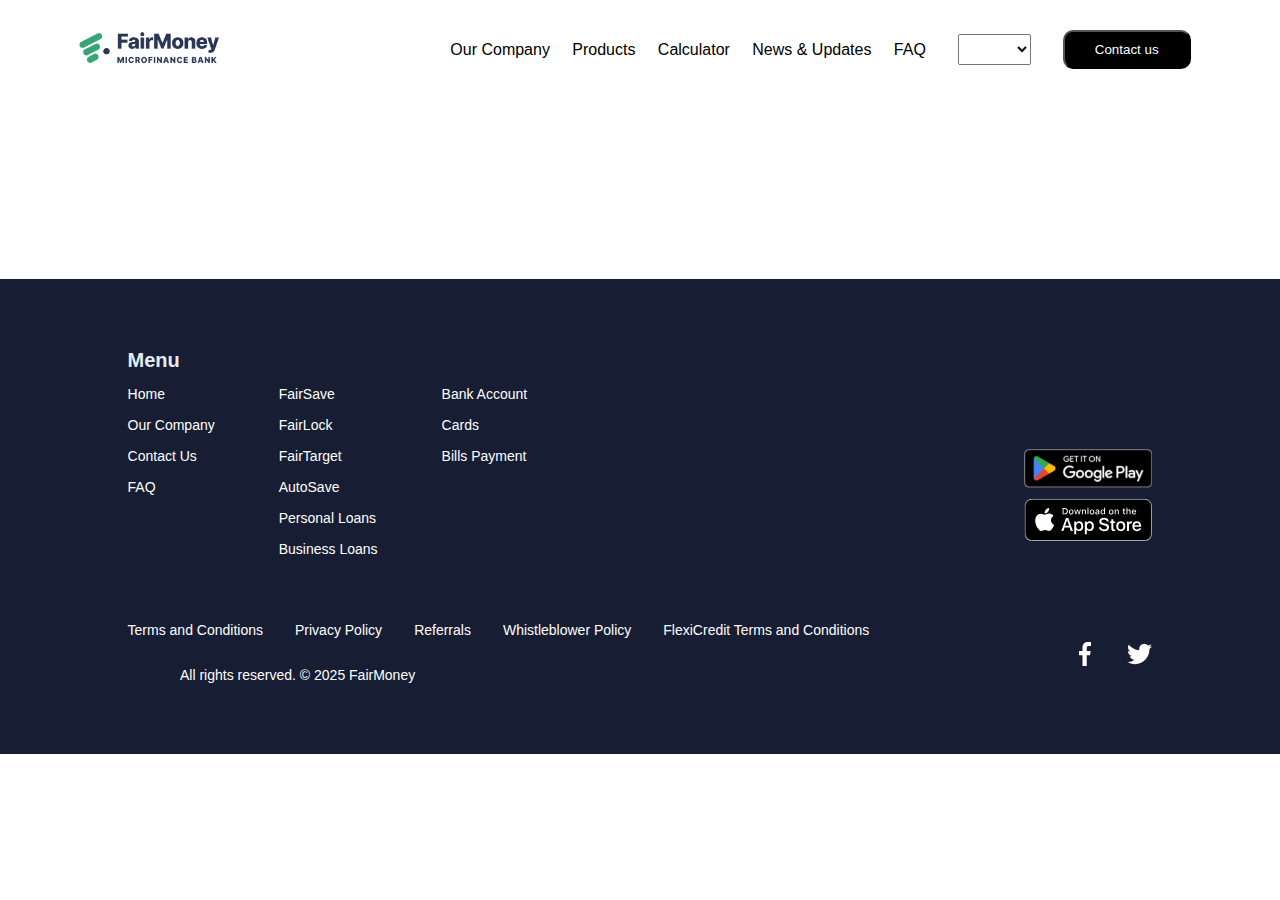
<file: otherhtmlpages/contactus.html>
<!DOCTYPE html>
<html lang="en">

<head>
    <meta charset="UTF-8">
    <meta name="viewport" content="width=device-width, initial-scale=1.0">
    <title>Contact us | FairMoney</title>
    <link rel="shortcut icon" href="../images/rounf fairmont.webp" type="image/x-icon">
    <link rel="stylesheet" href="../othercsspages/contactus.css">
</head>

<body>
    <header>
        <nav>
            <div class="wrapper">
                <div class="img-wrapper">
                    <a href="../index.html">
                        <img src="../images/fairmoney-logo_new (1).webp" alt="" class="header-logo">
                    </a>
                </div>
                <div class="content-wrapper">
                    <div class="menu-list-wrap">

                        <li class="about-us"><a href="">Our Company</a></li>

                        <li class="product"><a href="" class="product-a">Products</a>

                            <ul class="product-dropdown">

                                <li class="dropdown-content1">
                                    <a href="" class="a1">
                                        <div class="img-wrap1">
                                            <img src="../images/savings1.svg" alt="">
                                        </div>
                                        <p>Savings</p>
                                        <img src="../images/arrow logo1.svg" alt="" class="arrow-img">
                                    </a>
                                    <ul class="savings-dropdown">
                                        <li>
                                            <a href="" class="a3">
                                                <div class="img-wrapper1">
                                                    <img src="../images/savings1.svg" alt="">
                                                </div>
                                                <p>FairSave</p>
                                            </a>
                                        </li>
                                        <li>
                                            <a href="" class="a3">
                                                <div class="img-wrapper2">
                                                    <img src="../images/savings1.svg" alt="">
                                                </div>
                                                <p>FairLock</p>
                                            </a>
                                        </li>
                                        <li>
                                            <a href="" class="a3">
                                                <div class="img-wrapper3">
                                                    <img src="../images/savings1.svg" alt="">
                                                </div>
                                                <p>FairTarget</p>
                                            </a>
                                        </li>
                                        <li>
                                            <a href="" class="a3">
                                                <div class="img-wrapper4">
                                                    <img src="../images/savings1.svg" alt="">
                                                </div>
                                                <p>AutoSave</p>
                                            </a>
                                        </li>
                                    </ul>

                                </li>

                                <li class="dropdown-content2">
                                    <a href="" class="a4">
                                        <div class="img-wrap2">
                                            <img src="../images/lending1.svg" alt="">
                                        </div>
                                        <p>Lending</p>
                                        <img src="../images/arrow logo1.svg" alt="" class="arrow-img">
                                    </a>
                                    <ul class="lending-dropdown">
                                        <li>
                                            <a href="" class="a3">
                                                <div class="img-wrapper5">
                                                    <img src="../images/lending1.svg" alt="">
                                                </div>
                                                <p>Personal Loans</p>
                                            </a>
                                        </li>
                                        <li>
                                            <a href="" class="a3">
                                                <div class="img-wrapper6">
                                                    <img src="../images/lending1.svg" alt="">
                                                </div>
                                                <p>Business Loans</p>
                                            </a>
                                        </li>
                                    </ul>
                                </li>

                                <li class="dropdown-content">
                                    <a href="" class="a2">
                                        <div class="img-wrap3">
                                            <img src="../images/bills payment1.svg" alt="">
                                        </div>
                                        <p>Bills Payment</p>
                                    </a>
                                </li>

                                <li class="dropdown-content">
                                    <a href="" class="a2">
                                        <div class="img-wrap4">
                                            <img src="../images/bank account1.svg" alt="">
                                        </div>
                                        <p>Bank Account</p>
                                    </a>
                                </li>

                                <li class="dropdown-content">
                                    <a href="" class="a2">
                                        <div class="img-wrap5">
                                            <img src="../images/ci_credit-card-alt.a3e4c35.svg" alt="">
                                        </div>
                                        <p>Cards</p>
                                    </a>
                                </li>

                                <li class="dropdown-content">
                                    <a href="" class="a2">
                                        <div class="img-wrap6">
                                            <img src="../images/pos1.svg" alt="">
                                        </div>
                                        <p>POS Service</p>
                                    </a>
                                </li>

                                <li class="dropdown-content">
                                    <a href="" class="a2">
                                        <div class="img-wrap7">
                                            <img src="../images/savings1.svg" alt="">
                                        </div>
                                        <p>Fixed Deposit</p>
                                    </a>
                                </li>
                            </ul>
                        </li>
                        <li class="Calculator"><a href="" class="Calculator-a">Calculator</a>
                            <ul class="Calculator2">
                                <li class="dropdown-content7">
                                    <a href="" class="a5">
                                        <div class="img-wrapper7">
                                            <img src="../images/savings1.svg" alt="">
                                        </div>
                                        <p>Savings Calculator</p>
                                        <img src="../images/arrow logo1.svg" alt="" class="arrow-img2">
                                    </a>
                                    <ul class="savingcalculator-dropdown">
                                        <li>
                                            <a href="" class="a5">
                                                <div class="img-wrapper7">
                                                    <img src="../images/savings1.svg" alt="">
                                                </div>
                                                <p>FairSave</p>
                                            </a>
                                        </li>
                                        <li>
                                            <a href="" class="a5">
                                                <div class="img-wrapper7">
                                                    <img src="../images/savings1.svg" alt="">
                                                </div>
                                                <p>FairLock</p>
                                            </a>
                                        </li>
                                    </ul>
                                </li>

                                <li class="dropdown-content6">
                                    <a href="" class="a5">
                                        <div class="img-wrapper8">
                                            <img src="../images/bank account1.svg" alt="">
                                        </div>
                                        <p>Loan Calculator</p>
                                    </a>
                                </li>
                            </ul>
                        </li>
                        <li class="about-us"><a href="">News & Updates</a></li>
                        <li class="about-us"><a href="">FAQ</a></li>
                    </div>
                    <div class="country-wrapper">
                        <select name="" id="" class="select-items">
                            <option value="0"></option>
                            <option value="Nigeria">Nigeria</option>
                            <option value="Nigeria">Uganda</option>
                            <option value="Nigeria">Zambia</option>
                        </select>
                    </div>
                    <div class="btn-wrapper">
                        <button><a href="">
                                Contact us
                            </a></button>
                    </div>
                    <div class="menu-bar">
                        <i class="fa-solid fa-bars"></i>
                    </div>
                </div>
                <div class="menu-bar">
                    <i class="fa-solid fa-bars"></i>
                </div>
            </div>
        </nav>
    </header>


    <section class="contactus-section">
        <div class="contactus">

        </div>
    </section>




























    <footer>
        <div class="footer-flex">
            <div class="footer-content1">
                <h1>Menu</h1>
                <div class="list-wrapper">
                    <ul>
                        <li><a href="">Home</a></li>
                        <li><a href="">Our Company</a></li>
                        <li><a href="">Contact Us</a></li>
                        <li><a href="">FAQ</a></li>
                    </ul>
                    <ul>
                        <li><a href="">FairSave</a></li>
                        <li><a href="">FairLock</a></li>
                        <li><a href="">FairTarget</a></li>
                        <li><a href="">AutoSave</a></li>
                        <li><a href="">Personal Loans</a></li>
                        <li><a href="">Business Loans</a></li>
                    </ul>
                    <ul>
                        <li><a href="">Bank Account</a></li>
                        <li><a href="">Cards</a></li>
                        <li><a href="">Bills Payment</a></li>

                    </ul>
                </div>
                <ul class="ul-flex">
                    <li><a href="">Terms and Conditions
                        </a></li>
                    <li><a href="">Privacy Policy</a></li>
                    <li><a href="">
                            Referrals
                        </a></li>
                    <li><a href="">Whistleblower Policy</a></li>
                    <li><a href="">FlexiCredit Terms and Conditions</a></li>
                </ul>
            </div>
            <div class="footer-content2">
                <div class="image-flex">
                    <img src="../images/google store.svg" alt="">
                    <img src="../images/app store.svg" alt="">
                </div>
                <div class="image-flex1">
                    <img src="../images/facebook1.svg" alt="" width="12px">
                    <img src="../images/twitter1.svg" alt="" width="25px">
                </div>
            </div>
        </div>
        <ul class="ul-flex2">
            <li><a href="">All rights reserved. © 2025 FairMoney</a></li>
        </ul>
    </footer>
</body>

</html>
</file>
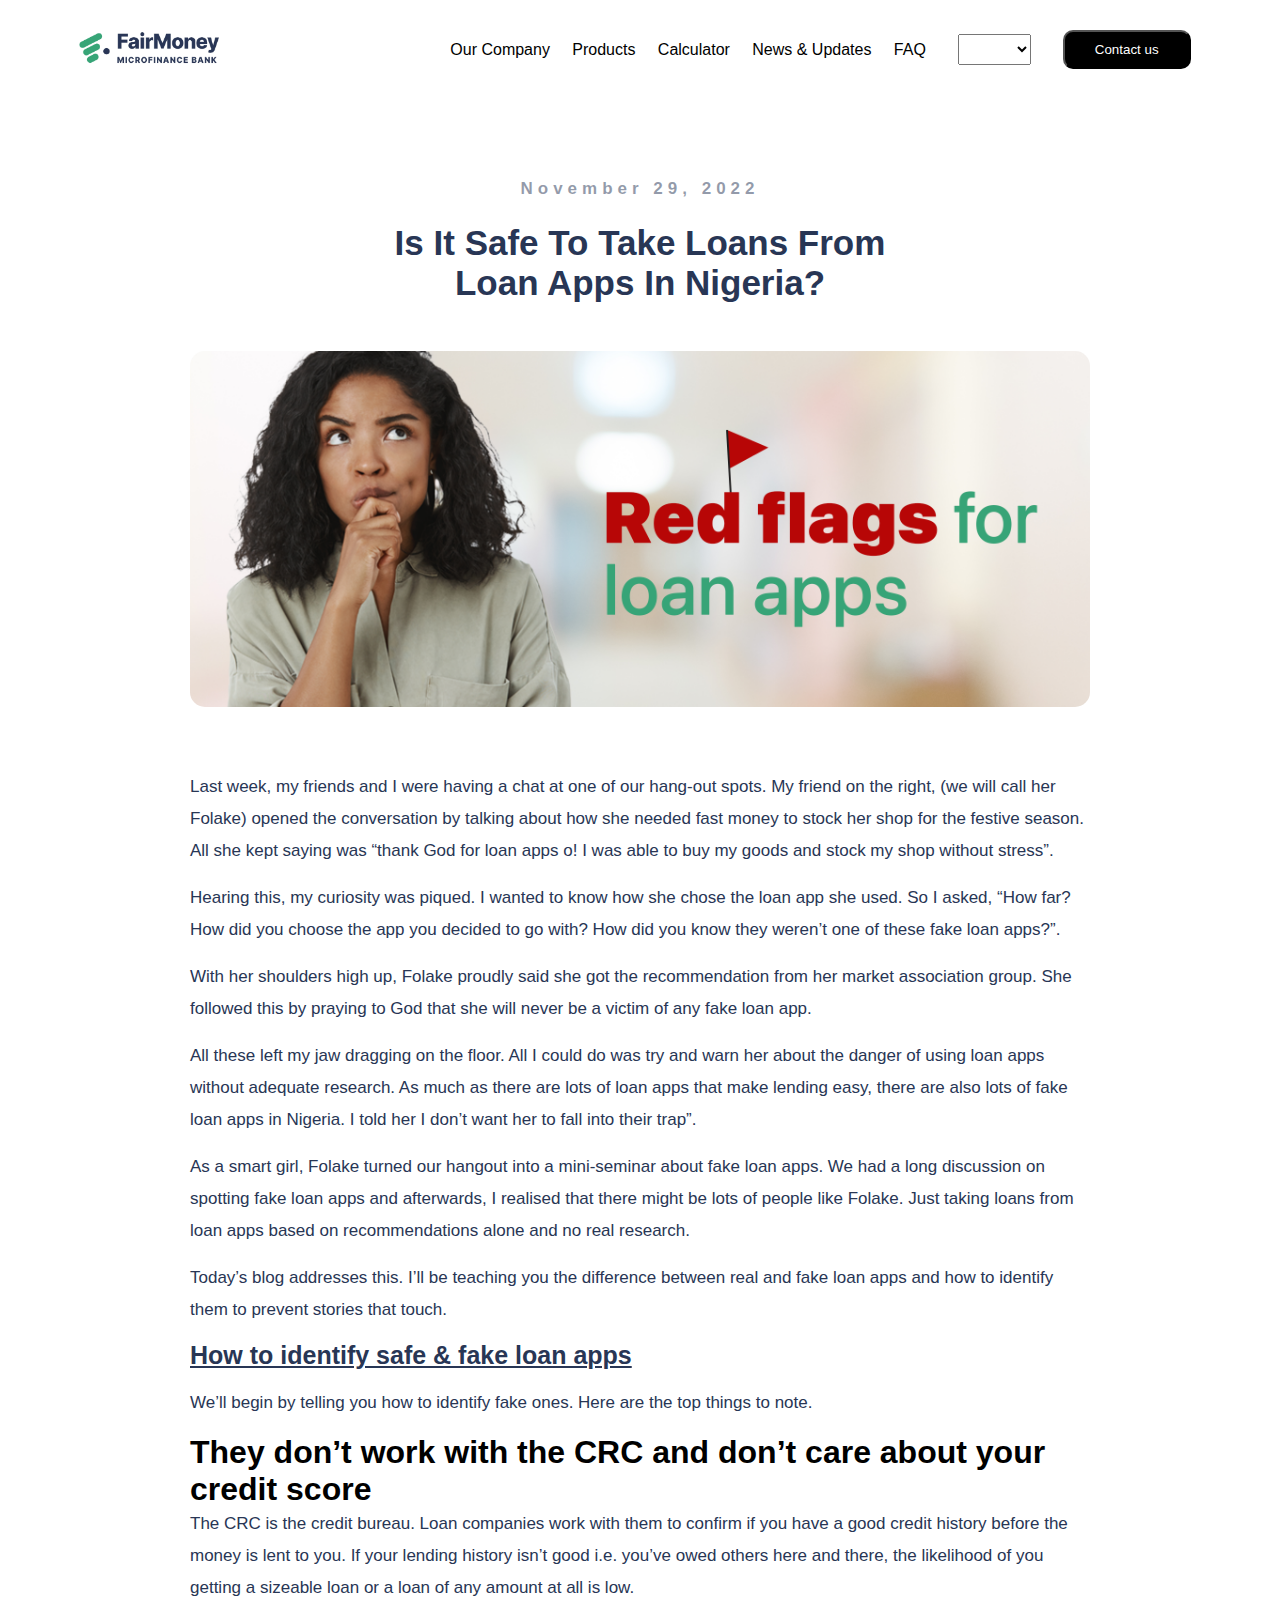
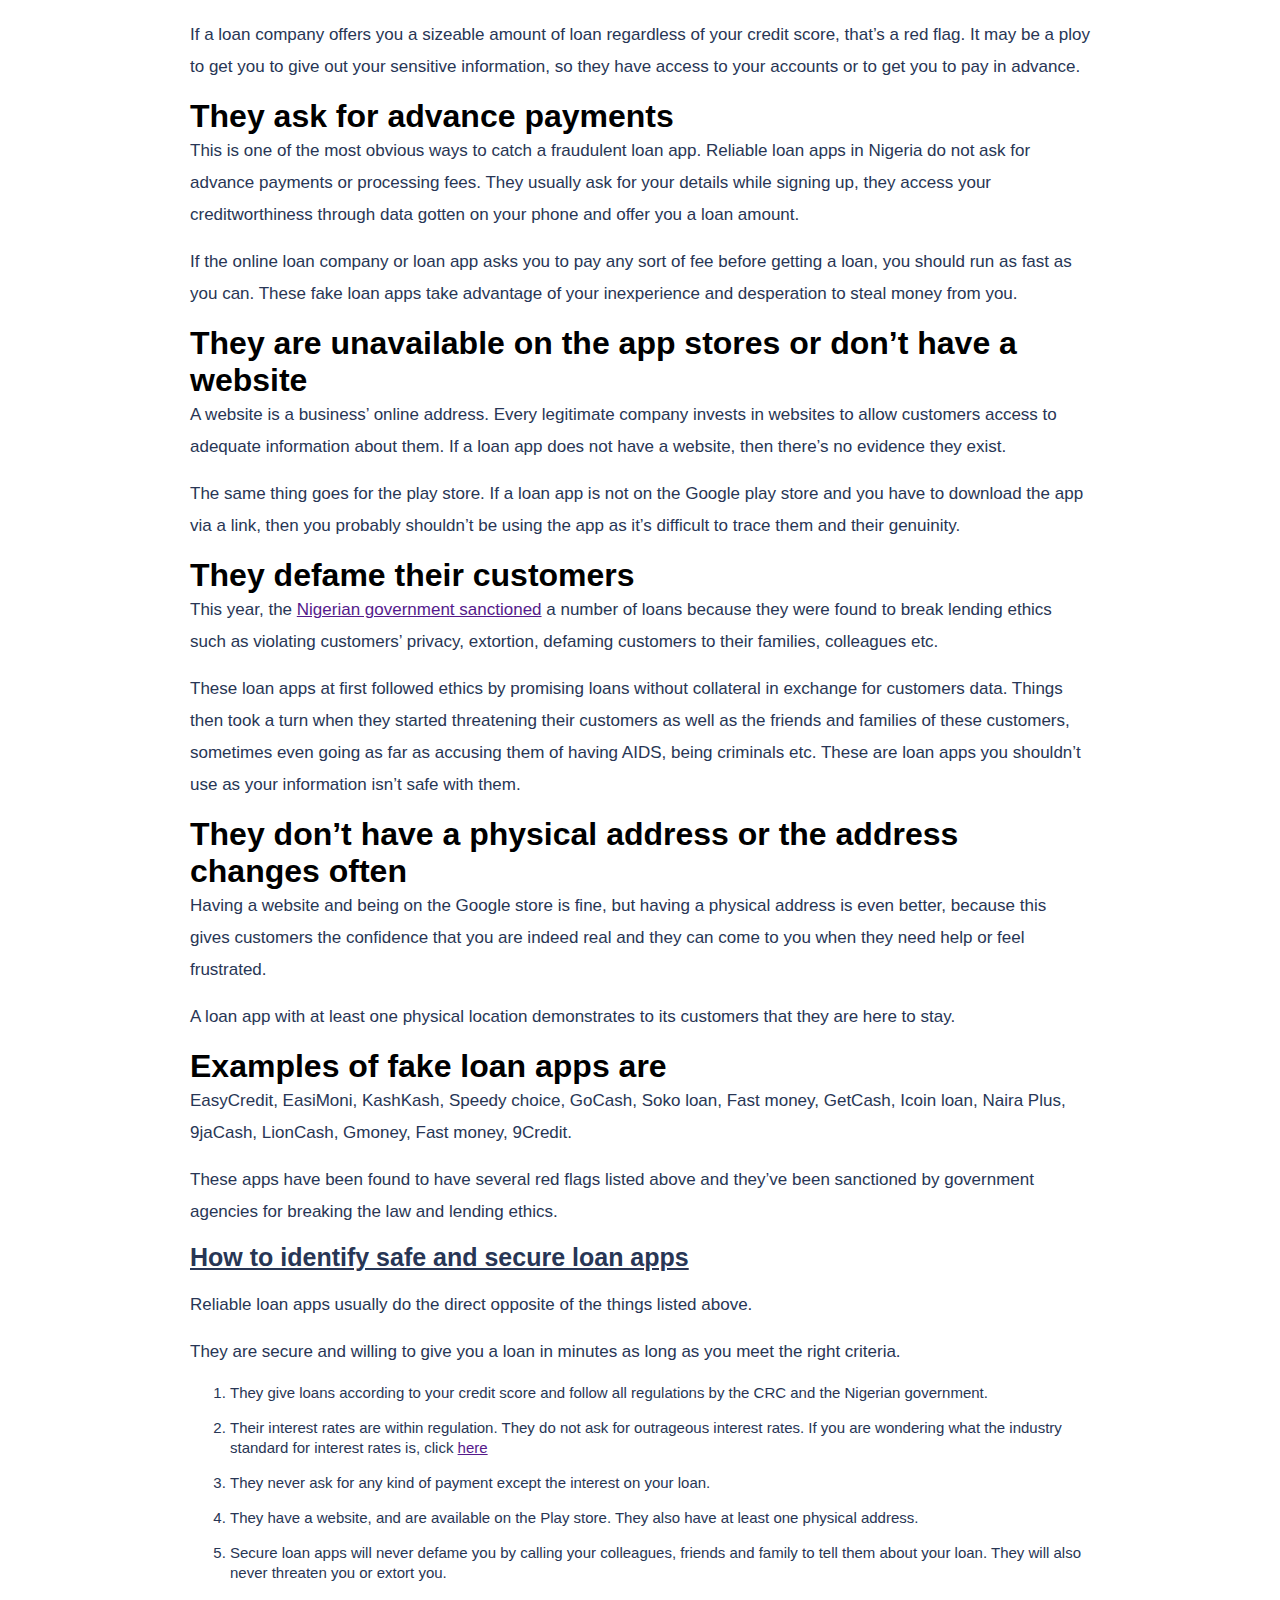
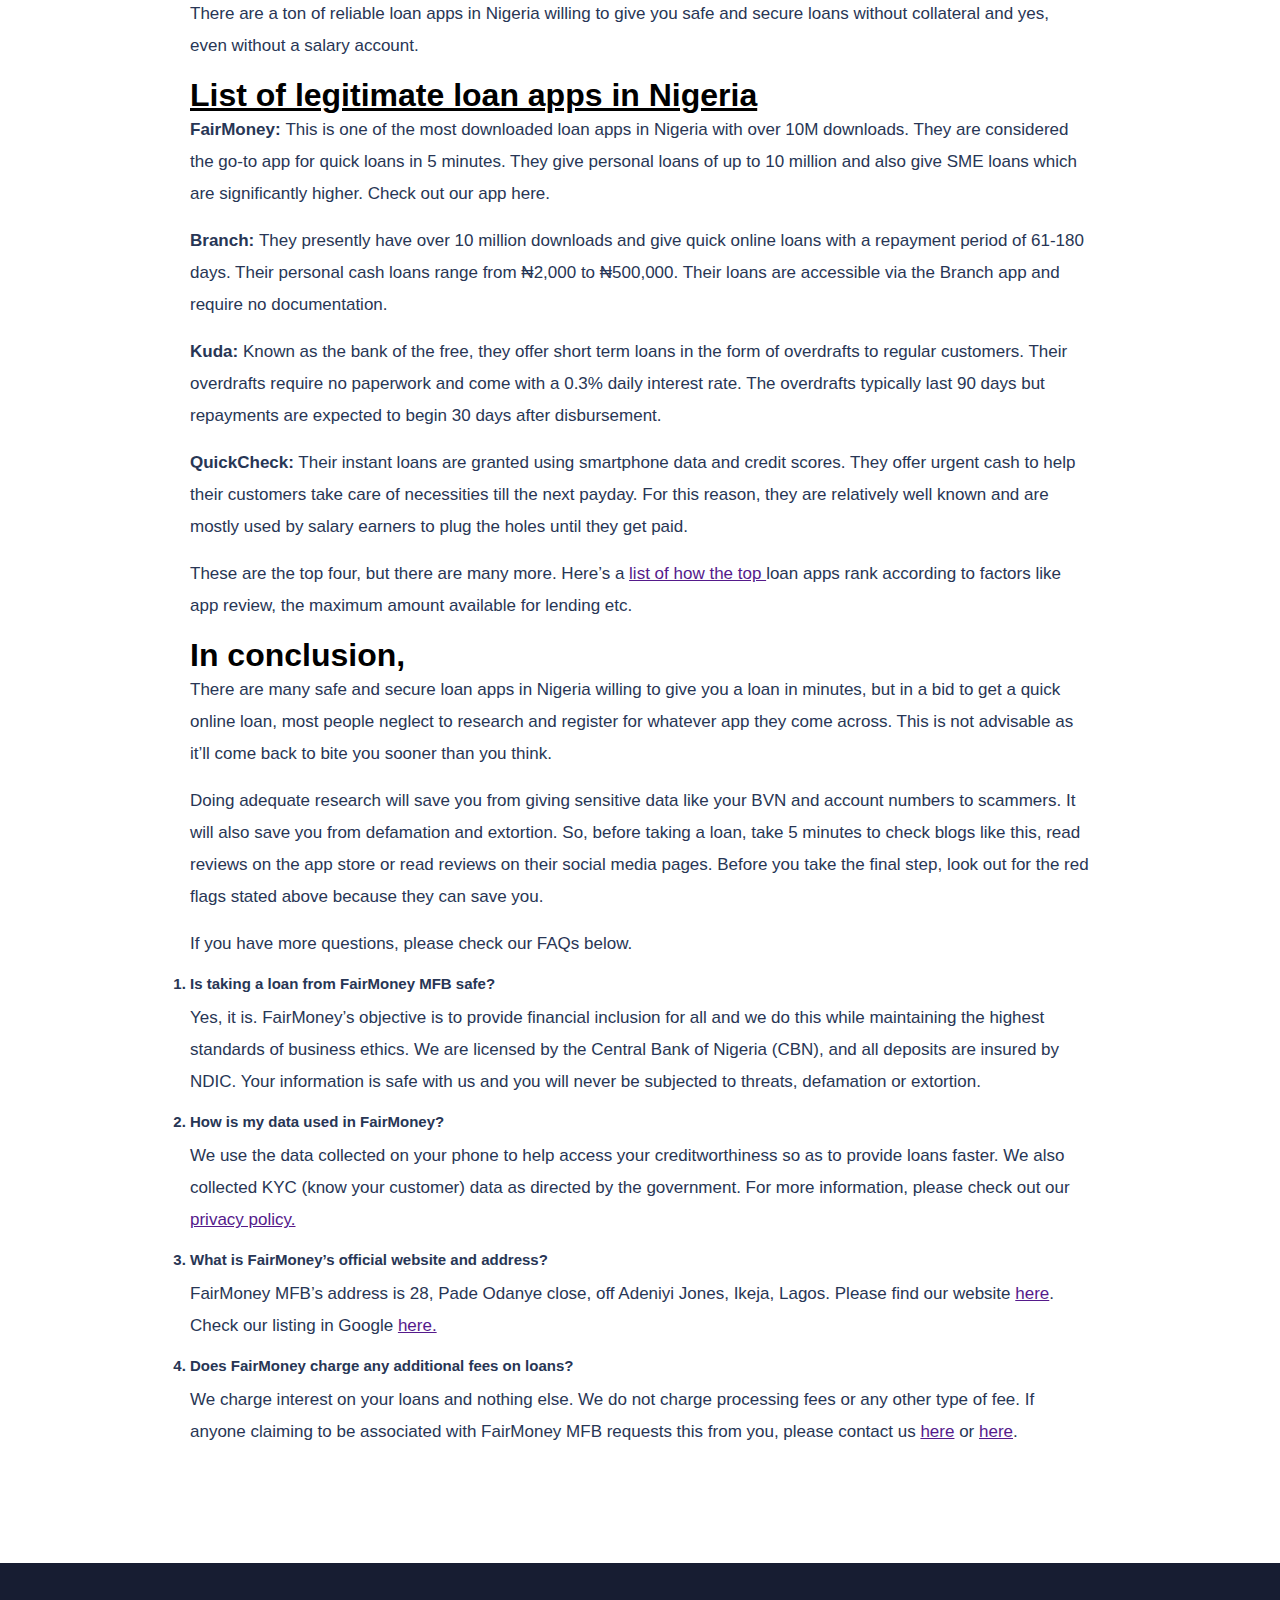
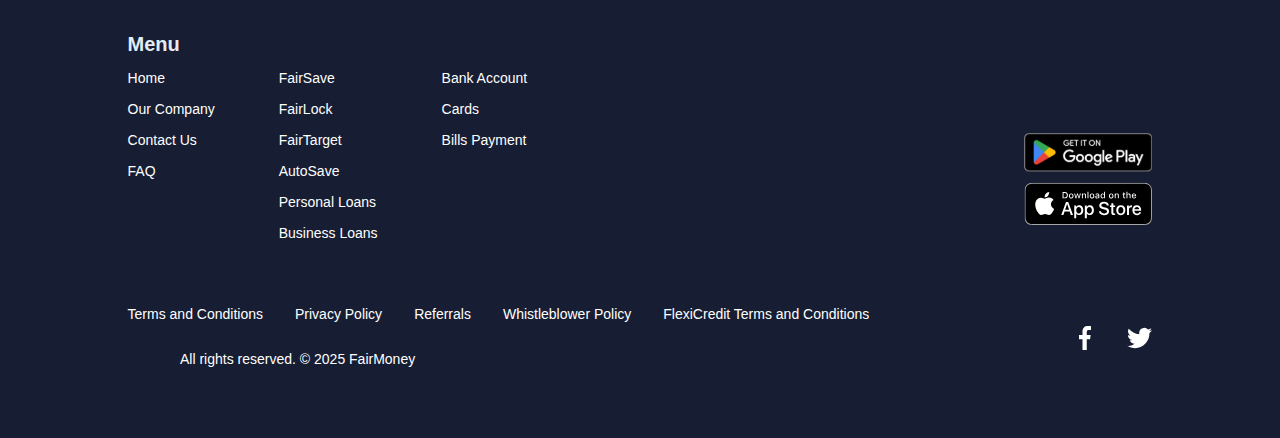
<file: otherhtmlpages/news.html>
<!DOCTYPE html>
<html lang="en">
<head>
    <meta charset="UTF-8">
    <meta name="viewport" content="width=device-width, initial-scale=1.0">
    <title>FairMoney - Digital Bank, Instant Banking App</title>
    <link rel="stylesheet" href="../othercsspages/news.css">
    <link rel="shortcut icon" href="../images/rounf fairmont.webp" type="image/x-icon">
    <link rel="stylesheet" href="https://cdnjs.cloudflare.com/ajax/libs/font-awesome/6.7.2/css/all.min.css"
    integrity="sha512-Evv84Mr4kqVGRNSgIGL/F/aIDqQb7xQ2vcrdIwxfjThSH8CSR7PBEakCr51Ck+w+/U6swU2Im1vVX0SVk9ABhg=="
    crossorigin="anonymous" referrerpolicy="no-referrer" />
</head>
<body>

    <header>
        <nav>
            <div class="wrapper">
                <div class="img-wrapper">
                    <a href="../index.html">
                        <img src="../images/fairmoney-logo_new (1).webp" alt="" class="header-logo">
                    </a>
                </div>
                <div class="content-wrapper">
                    <div class="menu-list-wrap">

                        <li class="about-us"><a href="">Our Company</a></li>

                        <li class="product"><a href="" class="product-a">Products</a>

                            <ul class="product-dropdown">

                                <li class="dropdown-content1">
                                    <a href="" class="a1">
                                        <div class="img-wrap1">
                                            <img src="../images/savings1.svg" alt="">
                                        </div>
                                        <p>Savings</p>
                                        <img src="../images/arrow logo1.svg" alt="" class="arrow-img">
                                    </a>
                                    <ul class="savings-dropdown">
                                        <li>
                                            <a href="" class="a3">
                                                <div class="img-wrapper1">
                                                    <img src="../images/savings1.svg" alt="">
                                                </div>
                                                <p>FairSave</p>
                                            </a>
                                        </li>
                                        <li>
                                            <a href="" class="a3">
                                                <div class="img-wrapper2">
                                                    <img src="../images/savings1.svg" alt="">
                                                </div>
                                                <p>FairLock</p>
                                            </a>
                                        </li>
                                        <li>
                                            <a href="" class="a3">
                                                <div class="img-wrapper3">
                                                    <img src="../images/savings1.svg" alt="">
                                                </div>
                                                <p>FairTarget</p>
                                            </a>
                                        </li>
                                        <li>
                                            <a href="" class="a3">
                                                <div class="img-wrapper4">
                                                    <img src="../images/savings1.svg" alt="">
                                                </div>
                                                <p>AutoSave</p>
                                            </a>
                                        </li>
                                    </ul>

                                </li>

                                <li class="dropdown-content2">
                                    <a href="" class="a4">
                                        <div class="img-wrap2">
                                            <img src="../images/lending1.svg" alt="">
                                        </div>
                                        <p>Lending</p>
                                        <img src="../images/arrow logo1.svg" alt="" class="arrow-img">
                                    </a>
                                    <ul class="lending-dropdown">
                                        <li>
                                            <a href="" class="a3">
                                                <div class="img-wrapper5">
                                                    <img src="../images/lending1.svg" alt="">
                                                </div>
                                                <p>Personal Loans</p>
                                            </a>
                                        </li>
                                        <li>
                                            <a href="" class="a3">
                                                <div class="img-wrapper6">
                                                    <img src="../images/lending1.svg" alt="">
                                                </div>
                                                <p>Business Loans</p>
                                            </a>
                                        </li>
                                    </ul>
                                </li>

                                <li class="dropdown-content">
                                    <a href="" class="a2">
                                        <div class="img-wrap3">
                                            <img src="../images/bills payment1.svg" alt="">
                                        </div>
                                        <p>Bills Payment</p>
                                    </a>
                                </li>

                                <li class="dropdown-content">
                                    <a href="" class="a2">
                                        <div class="img-wrap4">
                                            <img src="../images/bank account1.svg" alt="">
                                        </div>
                                        <p>Bank Account</p>
                                    </a>
                                </li>

                                <li class="dropdown-content">
                                    <a href="" class="a2">
                                        <div class="img-wrap5">
                                            <img src="../images/ci_credit-card-alt.a3e4c35.svg" alt="">
                                        </div>
                                        <p>Cards</p>
                                    </a>
                                </li>

                                <li class="dropdown-content">
                                    <a href="" class="a2">
                                        <div class="img-wrap6">
                                            <img src="../images/pos1.svg" alt="">
                                        </div>
                                        <p>POS Service</p>
                                    </a>
                                </li>

                                <li class="dropdown-content">
                                    <a href="" class="a2">
                                        <div class="img-wrap7">
                                            <img src="../images/savings1.svg" alt="">
                                        </div>
                                        <p>Fixed Deposit</p>
                                    </a>
                                </li>
                            </ul>
                        </li>
                        <li class="Calculator"><a href="" class="Calculator-a">Calculator</a>
                            <ul class="Calculator2">
                                <li class="dropdown-content7">
                                    <a href="" class="a5">
                                        <div class="img-wrapper7">
                                            <img src="../images/savings1.svg" alt="">
                                        </div>
                                        <p>Savings Calculator</p>
                                        <img src="../images/arrow logo1.svg" alt="" class="arrow-img2">
                                    </a>
                                    <ul class="savingcalculator-dropdown">
                                        <li>
                                            <a href="" class="a5">
                                                <div class="img-wrapper7">
                                                    <img src="../images/savings1.svg" alt="">
                                                </div>
                                                <p>FairSave</p>
                                            </a>
                                        </li>
                                        <li>
                                            <a href="" class="a5">
                                                <div class="img-wrapper7">
                                                    <img src="../images/savings1.svg" alt="">
                                                </div>
                                                <p>FairLock</p>
                                            </a>
                                        </li>
                                    </ul>
                                </li>

                                <li class="dropdown-content6">
                                    <a href="" class="a5">
                                        <div class="img-wrapper8">
                                            <img src="../images/bank account1.svg" alt="">
                                        </div>
                                        <p>Loan Calculator</p>
                                    </a>
                                </li>
                            </ul>
                        </li>
                        <li class="about-us"><a href="">News & Updates</a></li>
                        <li class="about-us"><a href="">FAQ</a></li>
                    </div>
                    <div class="country-wrapper">
                        <select name="" id="" class="select-items">
                            <option value="0"></option>
                            <option value="Nigeria">Nigeria</option>
                            <option value="Nigeria">Uganda</option>
                            <option value="Nigeria">Zambia</option>
                        </select>
                    </div>
                    <div class="btn-wrapper">
                        <button><a href="../otherhtmlpages/contactus.html">
                                Contact us
                            </a></button>
                    </div>
                    <div class="menu-bar">
                        <i class="fa-solid fa-bars"></i>
                    </div>
                </div>
                <div class="menu-bar">
                    <i class="fa-solid fa-bars"></i>
                </div>
            </div>
        </nav>
    </header>
    <section class="news">
        <div class="news-wrapper">
            <div class="news-header">
                <p>November 29, 2022</p>
                <h1>Is it safe to take loans from loan apps in Nigeria?</h1>
            </div>
            <div class="image-wrapper">
                <img src="../images/red flag1 (1) (1).png" alt="" class="image">
                <img src="../images/red flag1.png" alt="" class="block">
            </div>
            <div class="news-content">
                <p>
                    Last week, my friends and I were having a chat at one of our hang-out spots. My friend on the right, (we will call her Folake) opened the conversation by talking about how she needed fast money to stock her shop for the festive season. All she kept saying was “thank God for loan apps o! I was able to buy my goods and stock my shop without stress”.
                </p>

                <p>Hearing this, my curiosity was piqued. I wanted to know how she chose the loan app she used. So I asked,  “How far? How did you choose the app you decided to go with? How did you know they weren’t one of these fake loan apps?”. </p>

                <p>With her shoulders high up, Folake proudly said she got the recommendation from her market association group. She followed this by praying to God that she will never be a victim of any fake loan app. </p>

                <p>All these left my jaw dragging on the floor. All I could do was try and warn her about the danger of using loan apps without adequate research. As much as there are lots of loan apps that make lending easy, there are also lots of fake loan apps in Nigeria. I told her I don’t want her to fall into their trap”.</p>
                <p>As a smart girl, Folake turned our hangout into a mini-seminar about fake loan apps. We had a long discussion on spotting fake loan apps and afterwards, I realised that there might be lots of people like Folake. Just taking loans from loan apps based on recommendations alone and no real research.</p>

                <p>Today’s blog addresses this. I’ll be teaching you the difference between real and fake loan apps and how to identify them to prevent stories that touch.</p>


                <h2><u>How to identify safe & fake loan apps</u></h2>

                 <p>We’ll begin by telling you how to identify fake ones. Here are the top things to note.</p>

                <h1>They don’t work with the CRC and don’t care about your credit score</h1>

                <p>The CRC is the credit bureau. Loan companies work with them to confirm if you have a good credit history before the money is lent to you. If your lending history isn’t good i.e. you’ve owed others here and there, the likelihood of you getting a sizeable loan or a loan of any amount at all is low.</p>

                <p>If a loan company offers you a sizeable amount of loan regardless of your credit score, that’s a red flag. It may be a ploy to get you to give out your sensitive information, so they have access to your accounts or to get you to pay in advance.</p>


                <h1>They ask for advance payments</h1>
                <p>This is one of the most obvious ways to catch a fraudulent loan app. Reliable loan apps in Nigeria do not ask for advance payments or processing fees. They usually ask for your details while signing up, they access your creditworthiness through data gotten on your phone and offer you a loan amount. </p>
                <p>If the online loan company or loan app asks you to pay any sort of fee before getting a loan, you should run as fast as you can. These fake loan apps take advantage of your inexperience and desperation to steal money from you.</p>

                <h1>They are unavailable on the app stores or don’t have a website</h1>

                <p>A website is a business’ online address. Every legitimate company invests in websites to allow customers access to adequate information about them. If a loan app does not have a website, then there’s no evidence they exist. </p>

                <p>The same thing goes for the play store. If a loan app is not on the Google play store and you have to download the app via a link, then you probably shouldn’t be using the app as it’s difficult to trace them and their genuinity.</p>

                <h1>They defame their customers</h1>
                <p>
                    This year, the <a href="">Nigerian government sanctioned</a> a number of loans because they were found to break lending ethics such as violating customers’ privacy, extortion, defaming customers to their families, colleagues etc.
                </p>

                <p>These loan apps at first followed ethics by promising loans without collateral in exchange for customers data. Things then took a turn when they started threatening their customers as well as the friends and families of these customers, sometimes even going as far as accusing them of having AIDS, being criminals etc. These are loan apps you shouldn’t use as your information isn’t safe with them.</p>

                <h1>They don’t have a physical address or the address changes often</h1>

                <p>Having a website and being on the Google store is fine, but having a physical address is even better, because this gives customers the confidence that you are indeed real and they can come to you when they need help or feel frustrated.</p>
                
                <p>
                    A loan app with at least one physical location demonstrates to its customers that they are here to stay.
                </p>

                <h1>Examples of fake loan apps are</h1>
                <p>
                    EasyCredit, EasiMoni, KashKash, Speedy choice, GoCash, Soko loan, Fast money, GetCash, Icoin loan, Naira Plus, 9jaCash, LionCash, Gmoney, Fast money, 9Credit.
                </p>
                <p>
                    These apps have been found to have several red flags listed above and they’ve been sanctioned by government agencies for breaking the law and lending ethics.
                </p>
                <h2><u>How to identify safe and secure loan apps</u></h2>

                <p>Reliable loan apps usually do the direct opposite of the things listed above.</p>
                <p>
                    They are secure and willing to give you a loan in minutes as long as you meet the right criteria.
                </p>
                <ol class="news-ol">
                    <li>
                        They give loans according to your credit score and follow all regulations by the CRC and the Nigerian government.
                    </li>
                    <li>
                        Their interest rates are within regulation. They do not ask for outrageous interest rates. If you are wondering what the industry standard for interest rates is, click <a href="">here</a>
                    </li>
                    <li>They never ask for any kind of payment except the interest on your loan.</li>
                    <li>
                        They have a website, and are available on the Play store. They also have at least one physical address.
                    </li>
                    <li>
                        Secure loan apps will never defame you by calling your colleagues, friends and family to tell them about your loan. They will also never threaten you  or extort you.
                    </li>
                </ol>
                <p>
                    There are a ton of reliable loan apps in Nigeria willing to give you safe and secure loans without collateral and yes, even without a salary account.
                </p>
                <h1>
                    <u>
                        List of legitimate loan apps in Nigeria
                    </u>
                </h1>
                <p>
                    <strong>
                        FairMoney:
                    </strong> This is one of the most downloaded loan apps in Nigeria with over 10M downloads. They are considered the go-to app for quick loans in 5 minutes. They give personal loans of up to 10 million and also give SME loans which are significantly higher. Check out our app here.
                </p>

                <p>
                    <strong>
                        Branch:
                    </strong> They presently have over 10 million downloads and give quick online loans with a repayment period of 61-180 days. Their personal cash loans range from ₦2,000 to ₦500,000. Their loans are accessible via the Branch app and require no documentation.
                </p>
                <p>
                  <strong>  Kuda:</strong> Known as the bank of the free, they offer short term loans in the form of overdrafts to regular customers. Their overdrafts require no paperwork and come with a 0.3% daily interest rate. The overdrafts typically last 90 days but repayments are expected to begin 30 days after disbursement.
                </p>

                <p>
                    <strong>QuickCheck:</strong> Their instant loans are granted using smartphone data and credit scores. They offer urgent cash to help their customers take care of necessities till the next payday. For this reason, they are relatively well known and are mostly used by salary earners to plug the holes until they get paid. 
                </p>
                <p>
                    These are the top four, but there are many more. Here’s a <a href="">
                        list of how the top
                    </a> loan apps rank according to factors like app review, the maximum amount available for lending etc.
                </p>
                <h1>
                    In conclusion,
                </h1>
                <p>
                    There are many safe and secure loan apps in Nigeria willing to give you a loan in minutes, but in a bid to get a quick online loan, most people neglect to research and register for whatever app they come across. This is not advisable as it’ll come back to bite you sooner than you think.
                </p>
                <p>
                    Doing adequate research will save you from giving sensitive data like your BVN and account numbers to scammers. It will also save you from defamation and extortion. So, before taking a loan, take 5 minutes to check blogs like this, read reviews on the app store or read reviews on their social media pages. Before you take the final step, look out for the red flags stated above because they can save you. 
                </p>
                <p>
                    If you have more questions, please check our FAQs below.
                </p>
                <ol class="mews-ol">
                    <li>Is taking a loan from FairMoney MFB safe?</li>

                </ol>
                <p>
                    Yes, it is. FairMoney’s objective is to provide financial inclusion for all and we do this while maintaining the highest standards of business ethics. We are licensed by the Central Bank of Nigeria (CBN), and all deposits are insured by NDIC. Your information is safe with us and you will never be subjected to threats, defamation or extortion.
                </p>
                <ol start="2" class="mews-ol">
                    <li>How is my data used in FairMoney?</li>

                </ol>
                <p>
                    We use the data collected on your phone to help access your creditworthiness so as to provide loans faster. We also collected KYC (know your customer) data as directed by the government. For more information, please check out our <a href=""> privacy policy.</a>
                </p>

                <ol start="3" class="mews-ol">
                    <li>What is FairMoney’s official website and address? </li>

                </ol>
                <p>
                    FairMoney MFB’s address is 28, Pade Odanye close, off Adeniyi Jones, Ikeja, Lagos. Please find our website <a href="">here</a>. Check our listing in Google <a href="">here.</a>
                </p>
                <ol start="4" class="mews-ol">
                    <li>Does FairMoney charge any additional fees on loans? </li>

                </ol>
                <p>
                    We charge interest on your loans and nothing else. We do not charge processing fees or any other type of fee. If anyone claiming to be associated with FairMoney MFB requests this from you, please contact us <a href="">here</a> or <a href="">here</a>.
                </p>
            </div>
        </div>
    </section>




















    <footer>
        <div class="footer-flex">
            <div class="footer-content1">
                <h1>Menu</h1>
                <div class="list-wrapper">
                    <ul>
                        <li><a href="">Home</a></li>
                        <li><a href="">Our Company</a></li>
                        <li><a href="">Contact Us</a></li>
                        <li><a href="">FAQ</a></li>
                    </ul>
                    <ul>
                        <li><a href="">FairSave</a></li>
                        <li><a href="">FairLock</a></li>
                        <li><a href="">FairTarget</a></li>
                        <li><a href="">AutoSave</a></li>
                        <li><a href="">Personal Loans</a></li>
                        <li><a href="">Business Loans</a></li>
                    </ul>
                    <ul>
                        <li><a href="">Bank Account</a></li>
                        <li><a href="">Cards</a></li>
                        <li><a href="">Bills Payment</a></li>
                        
                    </ul>
                </div>
                <ul class="ul-flex">
                    <li><a href="">Terms and Conditions
                    </a></li>
                    <li><a href="">Privacy Policy</a></li>
                    <li><a href="">
                        Referrals
                        </a></li>
                    <li><a href="">Whistleblower Policy</a></li>
                    <li><a href="">FlexiCredit Terms and Conditions</a></li>
                </ul>
            </div>
            <div class="footer-content2">
                <div class="image-flex">
                    <img src="../images/google store.svg" alt="">
                    <img src="../images/app store.svg" alt="">
                </div>
                <div class="image-flex1">
                    <img src="../images/facebook1.svg" alt="" width="12px">
                    <img src="../images/twitter1.svg" alt="" width="25px">
                </div>
            </div>
        </div>
        <ul class="ul-flex2">
            <li><a href="">All rights reserved. © 2025 FairMoney</a></li>
        </ul>
    </footer>
    
</body>
</html>
</file>
<file: style.css>
* {
    margin: 0;
    padding: 0;
    box-sizing: border-box;
    list-style-type: none;
    text-decoration: none;
    font-family: Inter, sans-serif;
}


header {
    padding: 30px 30px 10px 20px;
    background-color: white;
}


.wrapper {
    display: flex;
    justify-content: space-around;
    text-align: center;
    align-items: center;
    gap: 7em;
}

.content-wrapper {
    display: flex;
    gap: 2em;
    align-items: center;
}

.header-logo {
    width: 140px;
}


.menu-list-wrap {
    display: flex;
    gap: 1.4em;
}

.about-us a {
    font-size: 16px;
    font-weight: 400;
    font-family: Inter, sans-serif;
    color: black;
}

.about-us a:hover {
    color: #37A477;
}

.product {
    position: relative;
}

.product-a {
    font-size: 16px;
    font-weight: 400;
    font-family: Inter, sans-serif;
    color: black;
}

.product:hover .product-dropdown {
    display: block;
}

.product-dropdown {
    position: absolute;
    width: 270px;
    height: 470px;
    background-color: white;
    border-radius: 5px;
    padding: 30px;
    left: -90px;
    top: 20px;
    box-shadow: 2px 2px 2px 2px rgba(0, 0, 0, 0.166);
    display: none;
}

.a1 {
    display: flex;
    justify-content: space-between;
    text-align: center;
}

.dropdown-content1:hover .savings-dropdown {
    visibility: visible;
}

.a4 {
    display: flex;
    justify-content: space-between;
    text-align: center;
}

.a1 p {
    position: relative;
    top: 10px;
    left: -25px;
    color: black;
    font-size: 15px;
    font-weight: 600;
}

.a4 p {
    position: relative;
    top: 10px;
    left: -25px;
    color: black;
    font-size: 15px;
    font-weight: 600;
}

.arrow-img {
    position: relative;
    top: -7px;
    width: 9px;
}

.a2 {
    display: flex;
    gap: 1em;
}

.a2 p {
    position: relative;
    top: 10px;
    color: black;
    font-weight: 600;
    font-size: 15px;
}

.img-wrap1 {
    width: 55px;
    height: 42px;
    text-align: center;
    background-color: #336EEB;
    margin-bottom: 20px;
    position: relative;
    border-radius: 5px;
}

.img-wrap1 img {
    position: absolute;
    top: 10px;
    left: 17px;
}

.img-wrap2 {
    width: 55px;
    height: 42px;
    text-align: center;
    background-color: #AFEEC8;
    margin-bottom: 20px;
    position: relative;
    border-radius: 5px;
}

.img-wrap2 img {
    position: absolute;
    top: 12px;
    left: 15px;
}

.img-wrap3 {
    width: 55px;
    height: 42px;
    text-align: center;
    background-color: #66329F;
    margin-bottom: 20px;
    position: relative;
    border-radius: 5px;
}

.img-wrap3 img {
    position: absolute;
    top: 13px;
    left: 19px;
}

.img-wrap4 {
    width: 55px;
    height: 42px;
    text-align: center;
    background-color: #319C38;
    margin-bottom: 20px;
    position: relative;
    border-radius: 5px;
}

.img-wrap4 img {
    position: absolute;
    top: 10px;
    left: 17px;
    width: 22px;
}

.img-wrap5 {
    width: 55px;
    height: 42px;
    text-align: center;
    background-color: #37A477;
    margin-bottom: 20px;
    position: relative;
    border-radius: 5px;
}

.img-wrap5 img {
    position: absolute;
    top: 10px;
    left: 15px;
}

.img-wrap6 {
    width: 55px;
    height: 42px;
    text-align: center;
    background-color: #8F69B9;
    margin-bottom: 20px;
    position: relative;
    border-radius: 5px;
}

.img-wrap6 img {
    position: absolute;
    top: 8px;
    left: 19px;
}

.img-wrap7 {
    width: 55px;
    height: 42px;
    text-align: center;
    background-color: #37A477;
    margin-bottom: 20px;
    position: relative;
    border-radius: 5px;
}

.img-wrap7 img {
    position: absolute;
    top: 10px;
    left: 17px;
}

.dropdown-content1 {
    position: relative;
}

.savings-dropdown {
    position: absolute;
    top: -19px;
    left: 255px;
    background-color: white;
    width: 290px;
    height: 280px;
    padding: 30px;
    border-radius: 5px;
    box-shadow: 2px 2px 2px 2px rgba(85, 78, 78, 0.144);
    visibility: hidden;
}

.img-wrapper1 {
    width: 55px;
    height: 42px;
    text-align: center;
    background-color: #336EEB;
    margin-bottom: 20px;
    position: relative;
    border-radius: 5px;
}

.img-wrapper1 img {
    position: absolute;
    top: 10px;
    left: 17px;
}

.a3 {
    display: flex;
    gap: 1em;
}

.a3 p {
    position: relative;
    top: 10px;
    color: black;
    font-weight: 600;
    font-size: 15px;
}

.img-wrapper2 {
    width: 55px;
    height: 42px;
    text-align: center;
    background-color: #319C38;
    margin-bottom: 20px;
    position: relative;
    border-radius: 5px;
}

.img-wrapper3 {
    width: 55px;
    height: 42px;
    text-align: center;
    background-color: #8F69B9;
    margin-bottom: 20px;
    position: relative;
    border-radius: 5px;
}

.img-wrapper4 {
    width: 55px;
    height: 42px;
    text-align: center;
    background-color: #37A477;
    margin-bottom: 20px;
    position: relative;
    border-radius: 5px;
}

.img-wrapper2 img {
    position: absolute;
    top: 10px;
    left: 17px;
}

.img-wrapper3 img {
    position: absolute;
    top: 10px;
    left: 17px;
}

.img-wrapper4 img {
    position: absolute;
    top: 10px;
    left: 17px;
}

.dropdown-content2 {
    position: relative;
}

.lending-dropdown {
    position: absolute;
    top: -79px;
    left: 255px;
    background-color: white;
    width: 270px;
    height: 160px;
    padding: 30px;
    border-radius: 5px;
    box-shadow: 2px 2px 2px 2px rgba(85, 78, 78, 0.144);
    display: none;
}

.dropdown-content2:hover .lending-dropdown {
    display: block;
}

.img-wrapper5 {
    width: 55px;
    height: 42px;
    text-align: center;
    background-color: #37A477;
    margin-bottom: 20px;
    position: relative;
    border-radius: 5px;
}

.img-wrapper5 img {
    position: absolute;
    top: 10px;
    left: 17px;
}

.img-wrapper6 {
    width: 55px;
    height: 42px;
    text-align: center;
    background-color: #AFEEC8;
    margin-bottom: 20px;
    position: relative;
    border-radius: 5px;
}

.img-wrapper6 img {
    position: absolute;
    top: 10px;
    left: 17px;
}

.img-wrapper7 {
    width: 55px;
    height: 42px;
    text-align: center;
    background-color: #336EEB;
    margin-bottom: 20px;
    position: relative;
    border-radius: 5px;
}

.img-wrapper7 img {
    position: absolute;
    top: 10px;
    left: 17px;
}

.img-wrapper8 {
    width: 55px;
    height: 42px;
    text-align: center;
    background-color: #AFEEC8;
    margin-bottom: 20px;
    position: relative;
    border-radius: 5px;
}

.img-wrapper8 img {
    position: absolute;
    top: 10px;
    left: 17px;
}

.a5 {
    display: flex;
    gap: 1.5em;
}

.a5 p {
    position: relative;
    top: 10px;
    color: black;
    font-weight: 600;
    font-size: 15px;
}

.arrow-img2 {
    position: relative;
    top: -11px;
    width: 9.5px;
}

.Calculator {
    position: relative;
}

.Calculator-a {
    font-size: 16px;
    font-weight: 400;
    font-family: Inter, sans-serif;
    color: black;
}

.Calculator:hover .Calculator2 {
    display: block;
}

.Calculator2 {
    position: absolute;
    width: 310px;
    height: 160px;
    background-color: white;
    padding: 30px;
    top: 20px;
    left: -90px;
    box-shadow: 2px 2px 2px 2.5px rgba(74, 72, 72, 0.118);
    border-radius: 5px;
    display: none;
}

.dropdown-content7 {
    position: relative;
}

.dropdown-content7:hover .savingcalculator-dropdown {
    display: block;
}

.savingcalculator-dropdown {
    position: absolute;
    width: 270px;
    height: 160px;
    background-color: white;
    padding: 30px;
    top: -30px;
    left: 290px;
    box-shadow: 2px 2px 2px 2.5px rgba(74, 72, 72, 0.118);
    border-radius: 5px;
    display: none;
}

button {
    padding: 10px 30px;
    background-color: black;
    border-radius: 10px;

}

button a {
    color: white;
}

.select-items {
    padding: 6px 2px;
}

.menu-bar {
    background-color: white;
    padding: 20px;
    display: none;
}

.fa-solid {
    font-size: 29px;
}

@media(max-width:1055px) {
    .content-wrapper {
        display: flex;
        gap: .5em;
        align-items: center;
        flex-wrap: wrap;
    }
}

@media(max-width:991px) {
    header {
        padding: 10px 20px;
    }

    .content-wrapper {
        display: none !important;
    }

    .menu-bar {
        display: block !important;
    }

    .wrapper {
        display: flex;
        justify-content: space-between;
        text-align: center;
        align-items: center;
        gap: 6em;
    }
}

.hero-section {
    padding: 20px 120px;
    position: relative;
    background-color: white;
    z-index: 10;
}

.container {
    position: relative;
    width: 100%;
    height: 620px;
    padding: 20px;
    background-color: #EBF1FD;
    border-radius: 50px;
    overflow: hidden;
    display: flex;
    align-items: center;
    text-align: center;
    justify-content: space-between;
    z-index: 10;
    background-image: url(./images/flag-of\ nigeria.svg);
    background-repeat: repeat-x;
    background-size: 74.5px;
    background-position: bottom;
}

.phone1 {
    position: absolute;
    top: 330px;
    transform: rotate(30deg);
    left: -60px;
    z-index: 1;
}

.phone2 {
    object-fit: contain;
    position: absolute;
    top: 50px;
    bottom: 0%;
    left: auto;
    right: -180px;
    transform: rotate(5deg);
}

.text-wrapper h1 {
    font-size: 45px;
    font-weight: 700;
    font-family: Inter, sans-serif;
    margin-bottom: 20px;
    line-height: 54px;
}

.text-wrapper p {
    font-size: 18px;
    font-family: Inter, sans-serif;
    font-weight: 400;
    color: #404B65;
    margin-bottom: 20px;
    line-height: 30.0001px;
}

.verification-section {
    padding: 20px 120px;
    background-color: white;
}

.section-wrapper {
    display: flex;
    justify-content: space-between;
    gap: 4em;
}

.flex-content1 {
    display: flex;
    gap: 2em;
}

.cbn-wrapper p {
    font-size: 10px;
    font-family: Inter, sans-serif;
    font-weight: 600;
    color: #283655;
    line-height: 10px;
    margin-bottom: 7px;
}

.cbn-flex {
    display: flex;
    gap: .5em;
    align-items: center;
}

.protection-box {
    background-color: #EBF6F1;
    padding: 8.5px 17.5px;
    border-radius: 6px;
    text-align: center;
}

.ndic-wrapper p {
    font-size: 10px;
    font-family: Inter, sans-serif;
    font-weight: 600;
    color: #283655;
    line-height: 10px;
    margin-bottom: 7px;
}

.ndic-flex {
    display: flex;
    gap: .5em;
    align-items: center;
}

.scan-box {
    padding: 10px;
    background-color: white;
    box-shadow: 1px 1px 1px 1px rgba(57, 55, 55, 0.203);
    border-radius: 7px;
    display: flex;
    align-items: center;
    gap: 1.5em;
}

.scan-box p {
    font-size: 13px;
    font-family: Inter, sans-serif;
    font-weight: 400;
    line-height: 17px;
    color: #727272;
}

@media(max-width:1186px) {
    .phone1 {
        position: absolute;
        top: 320px;
        transform: rotate(30deg);
        left: -45px;
        z-index: 1;
        width: 200px;
    }

    .hero-section {
        padding: 20px 90px;
        position: relative;
        background-color: white;
        z-index: 10;
    }
}

@media(max-width:1034px) {
    .phone1 {
        position: absolute;
        top: 320px;
        transform: rotate(30deg);
        left: -45px;
        z-index: 1;
        width: 200px;
    }

    .hero-section {
        padding: 20px 70px;
        position: relative;
        background-color: white;
        z-index: 10;
    }

    .verification-section {
        padding: 20px 90px;
        background-color: white;
    }
}

@media(max-width:990px) {
    .phone1 {
        position: absolute;
        top: 369px;
        transform: rotate(30deg);
        left: -60px;
        z-index: 1;
        width: 170px;
    }

    .hero-section {
        padding: 20px 50px;
        position: relative;
        background-color: white;
        z-index: 10;
    }

    .verification-section {
        padding: 20px 50px;
        background-color: white;
    }

    .scan-box p {
        font-size: 10px;
        font-family: Inter, sans-serif;
        font-weight: 400;
        line-height: 17px;
        color: #727272;
    }
}

@media(max-width:824px) {
    .flex-content1 {
        flex-direction: column;
        gap: 2em;
    }
}

@media(max-width:810px) {
    .phone1 {
        position: absolute;
        top: 387px;
        transform: rotate(30deg);
        left: -60px;
        z-index: 1;
        width: 160px;
    }

    .phone2 {
        object-fit: contain;
        position: absolute;
        top: 40px;
        bottom: 0%;
        left: auto;
        right: -130px;
        transform: rotate(5deg);
        width: 240px;
    }
}

@media(max-width:767px) {
    .phone1 {
        display: none !important;
    }

    .phone2 {
        display: none !important;
    }

    .text-wrapper h1 {
        font-size: 24px;
        font-weight: 600;
        font-family: Inter, sans-serif;
        margin-bottom: 20px;
        line-height: 30px;
    }

    .text-wrapper p {
        font-size: 18px;
        font-family: Inter, sans-serif;
        font-weight: 400;
        color: #404B65;
        margin-bottom: 20px;
        line-height: 30.0001px;
    }

    .container {
        position: relative;
        width: 100%;
        height: 470px;
    }

    .hero-section {
        padding: 20px 40px;
        position: relative;
        background-color: white;
        z-index: 10;
    }

    .verification-section {
        padding: 20px 40px;
        background-color: white;
    }

    .flex-content1 {
        display: flex;
        flex-direction: unset;
        gap: 2em;
    }

    .section-wrapper {
        flex-direction: column;
        gap: 2em;
    }

    .scan-box {
        background-color: white;
        box-shadow: 1px 1px 1px 1px rgba(57, 55, 55, 0.203);
        border-radius: 7px;
        display: flex;
        align-items: center;
        gap: 1.5em;
        width: 300px;
    }
}

@media(max-width:590px) {
    .text-wrapper h1 {
        font-size: 23px;
        font-weight: 700;
        font-family: Inter, sans-serif;
        margin-bottom: 10px;
        line-height: 30px;
    }

    .text-wrapper p {
        font-size: 14px;
        font-family: Inter, sans-serif;
        font-weight: 400;
        color: #404B65;
        margin-bottom: 10px;
        line-height: 20px;
    }
}

@media(max-width:447px) {
    .flex-content1 {
        flex-direction: column;
        gap: 2em;
    }

    .container {
        position: relative;
        width: 100%;
        height: 500px;
    }

    .scan-box {
        background-color: white;
        box-shadow: 1px 1px 1px 1px rgba(57, 55, 55, 0.203);
        border-radius: 7px;
        display: flex;
        align-items: center;
        gap: 1.5em;
        width: 250px;
        padding: 10px;
    }

    .hero-section {
        padding: 20px 10px;
        padding-right: 10px;
        position: relative;
        background-color: white;
        z-index: 10;
    }

    .verification-section {
        padding: 20px 20px;
        background-color: white;
    }
}

.third-section {
    background-color: #8F69B9;
    padding: 50px 20px;

}

.grid-box {
    background-color: pink;
    border-radius: 20px;
    padding: 60px;
    display: grid;
    grid-template-columns: 3fr 2fr 2fr;
    grid-column-gap: 20px;
    grid-row-gap: 40px;
}

.box-2 {
    padding: 20px 30px;
    border-radius: 20px;
    background-image: url(./images/purple\ mark.svg);
    background-color: #f4f1f8;
    background-position: 100% 100%;
    background-size: 40%;
    flex-direction: column;
    justify-content: space-between;
    display: flex;
    width: 90%;
    height: 280px;
    background-repeat: no-repeat;
}

.box-2 h1 {
    font-size: 18px;
    font-weight: 400;
    font-family: Inter, sans-serif;
    margin-bottom: 100px;
}

.flex-wrap h1 {
    font-size: 75px;
    font-weight: 700;
    font-family: Inter, sans-serif;
    margin-bottom: 0px;
}

.flex-wrap p {
    font-family: Inter, sans-serif;
    font-size: 17px;
    font-weight: 500;
}

.box-3{
    background-color: #f1f7f6;
    background-image: url(./images/green\ mark.svg);
    /* background-position: 50% 0; */
    background-size: 100%;
    flex-direction: column;
    justify-content: flex-end;
    display: flex;
    background-repeat: no-repeat;
    width: 90%;
    height: 280px;
    padding: 20px 30px;
    border-radius: 20px;
}
.box-3 p{
font-family: Inter, sans-serif;
font-size: 16px;
font-weight: 400;
margin-bottom: 10px;
}
.box-3 h1{
}
</file>
<file: othercsspages/contactus.css>
* {
    margin: 0;
    padding: 0;
    box-sizing: border-box;
    list-style-type: none;
    text-decoration: none;
    font-family: Inter, sans-serif;
}


header {
    padding: 30px 30px 10px 20px;
    background-color: white;
}


.wrapper {
    display: flex;
    justify-content: space-around;
    text-align: center;
    align-items: center;
    gap: 7em;
}

.content-wrapper {
    display: flex;
    gap: 2em;
    align-items: center;
}

.header-logo {
    width: 140px;
}


.menu-list-wrap {
    display: flex;
    gap: 1.4em;
}
.menu-list-wrap li a{
    text-decoration: none;
}

.about-us a {
    font-size: 16px;
    font-weight: 400;
    font-family: Inter, sans-serif;
    color: black;
}

.about-us a:hover {
    color: #37A477;
}

.product {
    position: relative;
}

.product-a {
    font-size: 16px;
    font-weight: 400;
    font-family: Inter, sans-serif;
    color: black;
}

.product:hover .product-dropdown {
    display: block;
}

.product-dropdown {
    position: absolute;
    width: 270px;
    height: 470px;
    background-color: white;
    border-radius: 5px;
    padding: 30px;
    left: -90px;
    top: 20px;
    box-shadow: 2px 2px 2px 2px rgba(0, 0, 0, 0.166);
    display: none;
    z-index: 1;
}

.a1 {
    display: flex;
    justify-content: space-between;
    text-align: center;
}

.dropdown-content1:hover .savings-dropdown {
    visibility: visible;
}

.a4 {
    display: flex;
    justify-content: space-between;
    text-align: center;
}

.a1 p {
    position: relative;
    top: 10px;
    left: -25px;
    color: black;
    font-size: 15px;
    font-weight: 600;
}

.a4 p {
    position: relative;
    top: 10px;
    left: -25px;
    color: black;
    font-size: 15px;
    font-weight: 600;
}

.arrow-img {
    position: relative;
    top: -7px;
    width: 9px;
}

.a2 {
    display: flex;
    gap: 1em;
}

.a2 p {
    position: relative;
    top: 10px;
    color: black;
    font-weight: 600;
    font-size: 15px;
}

.img-wrap1 {
    width: 55px;
    height: 42px;
    text-align: center;
    background-color: #336EEB;
    margin-bottom: 20px;
    position: relative;
    border-radius: 5px;
}

.img-wrap1 img {
    position: absolute;
    top: 10px;
    left: 17px;
}

.img-wrap2 {
    width: 55px;
    height: 42px;
    text-align: center;
    background-color: #AFEEC8;
    margin-bottom: 20px;
    position: relative;
    border-radius: 5px;
}

.img-wrap2 img {
    position: absolute;
    top: 12px;
    left: 15px;
}

.img-wrap3 {
    width: 55px;
    height: 42px;
    text-align: center;
    background-color: #66329F;
    margin-bottom: 20px;
    position: relative;
    border-radius: 5px;
}

.img-wrap3 img {
    position: absolute;
    top: 13px;
    left: 19px;
}

.img-wrap4 {
    width: 55px;
    height: 42px;
    text-align: center;
    background-color: #319C38;
    margin-bottom: 20px;
    position: relative;
    border-radius: 5px;
}

.img-wrap4 img {
    position: absolute;
    top: 10px;
    left: 17px;
    width: 22px;
}

.img-wrap5 {
    width: 55px;
    height: 42px;
    text-align: center;
    background-color: #37A477;
    margin-bottom: 20px;
    position: relative;
    border-radius: 5px;
}

.img-wrap5 img {
    position: absolute;
    top: 10px;
    left: 15px;
}

.img-wrap6 {
    width: 55px;
    height: 42px;
    text-align: center;
    background-color: #8F69B9;
    margin-bottom: 20px;
    position: relative;
    border-radius: 5px;
}

.img-wrap6 img {
    position: absolute;
    top: 8px;
    left: 19px;
}

.img-wrap7 {
    width: 55px;
    height: 42px;
    text-align: center;
    background-color: #37A477;
    margin-bottom: 20px;
    position: relative;
    border-radius: 5px;
}

.img-wrap7 img {
    position: absolute;
    top: 10px;
    left: 17px;
}

.dropdown-content1 {
    position: relative;
}

.savings-dropdown {
    position: absolute;
    top: -19px;
    left: 255px;
    background-color: white;
    width: 290px;
    height: 280px;
    padding: 30px;
    border-radius: 5px;
    box-shadow: 2px 2px 2px 2px rgba(85, 78, 78, 0.144);
    visibility: hidden;
}

.img-wrapper1 {
    width: 55px;
    height: 42px;
    text-align: center;
    background-color: #336EEB;
    margin-bottom: 20px;
    position: relative;
    border-radius: 5px;
}

.img-wrapper1 img {
    position: absolute;
    top: 10px;
    left: 17px;
}

.a3 {
    display: flex;
    gap: 1em;
}

.a3 p {
    position: relative;
    top: 10px;
    color: black;
    font-weight: 600;
    font-size: 15px;
}

.img-wrapper2 {
    width: 55px;
    height: 42px;
    text-align: center;
    background-color: #319C38;
    margin-bottom: 20px;
    position: relative;
    border-radius: 5px;
}

.img-wrapper3 {
    width: 55px;
    height: 42px;
    text-align: center;
    background-color: #8F69B9;
    margin-bottom: 20px;
    position: relative;
    border-radius: 5px;
}

.img-wrapper4 {
    width: 55px;
    height: 42px;
    text-align: center;
    background-color: #37A477;
    margin-bottom: 20px;
    position: relative;
    border-radius: 5px;
}

.img-wrapper2 img {
    position: absolute;
    top: 10px;
    left: 17px;
}

.img-wrapper3 img {
    position: absolute;
    top: 10px;
    left: 17px;
}

.img-wrapper4 img {
    position: absolute;
    top: 10px;
    left: 17px;
}

.dropdown-content2 {
    position: relative;
}

.lending-dropdown {
    position: absolute;
    top: -79px;
    left: 255px;
    background-color: white;
    width: 270px;
    height: 160px;
    padding: 30px;
    border-radius: 5px;
    box-shadow: 2px 2px 2px 2px rgba(85, 78, 78, 0.144);
    display: none;
    z-index: 1;
}

.dropdown-content2:hover .lending-dropdown {
    display: block;
}

.img-wrapper5 {
    width: 55px;
    height: 42px;
    text-align: center;
    background-color: #37A477;
    margin-bottom: 20px;
    position: relative;
    border-radius: 5px;
}

.img-wrapper5 img {
    position: absolute;
    top: 10px;
    left: 17px;
}

.img-wrapper6 {
    width: 55px;
    height: 42px;
    text-align: center;
    background-color: #AFEEC8;
    margin-bottom: 20px;
    position: relative;
    border-radius: 5px;
}

.img-wrapper6 img {
    position: absolute;
    top: 10px;
    left: 17px;
}

.img-wrapper7 {
    width: 55px;
    height: 42px;
    text-align: center;
    background-color: #336EEB;
    margin-bottom: 20px;
    position: relative;
    border-radius: 5px;
}

.img-wrapper7 img {
    position: absolute;
    top: 10px;
    left: 17px;
}

.img-wrapper8 {
    width: 55px;
    height: 42px;
    text-align: center;
    background-color: #AFEEC8;
    margin-bottom: 20px;
    position: relative;
    border-radius: 5px;
}

.img-wrapper8 img {
    position: absolute;
    top: 10px;
    left: 17px;
}

.a5 {
    display: flex;
    gap: 1.5em;
}

.a5 p {
    position: relative;
    top: 10px;
    color: black;
    font-weight: 600;
    font-size: 15px;
}

.arrow-img2 {
    position: relative;
    top: -11px;
    width: 9.5px;
}

.Calculator {
    position: relative;
}

.Calculator-a {
    font-size: 16px;
    font-weight: 400;
    font-family: Inter, sans-serif;
    color: black;
}

.Calculator:hover .Calculator2 {
    display: block;
}

.Calculator2 {
    position: absolute;
    width: 310px;
    height: 160px;
    background-color: white;
    padding: 30px;
    top: 21px;
    left: -90px;
    box-shadow: 2px 2px 2px 2.5px rgba(74, 72, 72, 0.118);
    border-radius: 5px;
    display: none;
    z-index: 1;
}

.dropdown-content7 {
    position: relative;
}

.dropdown-content7:hover .savingcalculator-dropdown {
    display: block;
}

.savingcalculator-dropdown {
    position: absolute;
    width: 270px;
    height: 160px;
    background-color: white;
    padding: 30px;
    top: -27px;
    left: 290px;
    box-shadow: 2px 2px 2px 2.5px rgba(74, 72, 72, 0.118);
    border-radius: 5px;
    display: none;
}

.btn-wrapper button {
    padding: 10px 30px;
    background-color: black;
    border-radius: 10px;

}

.btn-wrapper button a {
    color: white;
}

.select-items {
    padding: 6px 2px;
}

.menu-bar {
    background-color: white;
    padding: 20px;
    display: none;
}

.fa-solid {
    font-size: 29px;
}

@media(max-width:1055px) {
    .content-wrapper {
        display: flex;
        gap: .5em;
        align-items: center;
        flex-wrap: wrap;
    }
}

@media(max-width:991px) {
    header {
        padding: 10px 20px;
        width: 100%;
        background-color: white;
    }

    .content-wrapper {
        display: none !important;
    }

    .menu-bar {
        display: block !important;
    }

    .wrapper {
        display: flex;
        justify-content: space-between;
        text-align: center;
        align-items: center;
        gap: 6em;
    }
}

.contactus-section{
    padding: 100px 150px;
    /* background-color: red; */
    background-color: rgb(255, 255, 255);
}
.contact-header{
    padding: 20px 50px;
    margin-bottom: 65px;
}
.contact-header strong{
    font-family: Inter, sans-serif;
    font-size: 35px;
    font-weight: 700;
    color: #283655;
}
.contact-wrapper{
    display: flex;
    justify-content: space-between;
}
.contact-box{
    width: 32%;
    border: 1.5px solid rgba(40, 54, 85, 0.1);
    border-radius: 8px;
    justify-content: flex-start;
    align-items: center;
    margin-right: 1%;
    padding: 50px 20px;
    text-decoration: none;
    display: flex;
    position: relative;
}

.contact-box2{
    width: 35%;
    border: 1.5px solid rgba(40, 54, 85, 0.1);
    border-radius: 8px;
    align-items: center;
    margin-right: 2%;
    padding: 50px 20px;
    text-decoration: none;
    display: flex;
    position: relative;
}

.contact-box-header{
    min-height: 37px;
    letter-spacing: 0.16em;
    text-transform: uppercase;
    background-color: rgb(255, 255, 255);
    padding: 12px 17px;
    font-size: 12px;
    font-weight: 600;
    position: absolute;
    inset: -18.5px auto auto 30px;
}

.icon-wrapper{
    display: flex;
    justify-content: center;
    align-items: center;
    width: 4rem;
    height: 4rem;
    border-radius: 2rem;
    border: 4.8px solid rgb(235, 246, 241);
    background-color: rgb(193, 227, 213);
    margin-right: 0.85rem;

}
.icon-wrap{
    display: flex;
    justify-content: center;
    align-items: center;
    width: 3rem;
    height: 3rem;
    border-radius: 1.5rem;
    background-color: rgb(55, 164, 119);
}
.contact-box p{
    font-weight: 400;
    font-family: Inter, sans-serif;
    font-size: 15px;
    color: #283655;
    line-height: 20px;
}

.text-wrapper p{
    font-weight: 400;
    font-family: Inter, sans-serif;
    font-size: 15px;
    color: #283655;
    line-height: 20px;
    margin-bottom: 7px;
}

.text-wrapper a{
    color: #37A477;
    font-weight: 400;
    font-family: Inter, sans-serif;
    font-size: 16px;
}
.text-wrapper1 p{
    font-weight: 400;
    font-family: Inter, sans-serif;
    font-size: 15px;
    color: #283655;
    line-height: 20px;
    margin-bottom: 7px;
}

.text-wrapper1 a{
    color: #37A477;
    font-weight: 400;
    font-family: Inter, sans-serif;
    font-size: 16px;
}


.flex{
    display: flex;
    align-items: center;
}


@media(max-width:1044px){
    .contactus-section{
        padding: 100px 40px;
    }
    
}
@media(max-width:991px){
    .contact-box{
        text-align: center;
        border-radius: 10px;
        justify-content: flex-start;
        padding-left: 2vw;
        padding-right: 1vw;
    
    }
    .contact-box2{
        text-align: center;
        border-radius: 10px;
        justify-content: flex-start;
        padding-left: 2vw;
        margin-right: 3%;
    
    }
    .contactus-section{
        padding: 100px 40px;
    }
    
}

@media(max-width:861px){
    .flex{
        display: flex;
        align-items: center;
        flex-direction: column;
    }
    .contact-box2{
        text-align: center;
        border-radius: 10px;
        justify-content: center;
        padding-left: 2vw;
        margin-right: 2%;
        padding-right: 1vw;
        text-align: center;
        padding: 10px 20px;
        padding-bottom: 50px;
    }
    .contact-box{
        text-align: center;
        border-radius: 10px;
        justify-content: center;
        padding-left: 2vw;
        padding-right: 1vw;
        padding: 30px 20px;
        padding-top: 20px;
        padding-bottom: 50px;
    }
    .contact-wrapper{
        display: flex;
        justify-content: space-between;
        flex-wrap: wrap;
        gap: 1em;
    }
}
@media(max-width:861px){
    .contact-box{
        width: 46.7%;
    }
    .contact-box3{
        width: 100%;
    }
    .contact-box2{
        width: 47%;
    }

}




@media(max-width:565px){
    .contact-box{
        width: 100%;
    }
    .contact-box3{
        width: 100%;
    }
    .contact-box2{
        width: 100%;
    }

}
@media(max-width:390px){
    .contact-header{
        padding: 20px 5px;
        margin-bottom: 65px;
    }
    .contact-box2{
        text-align: center;
        border-radius: 10px;
        justify-content: center;
        padding-left: 2vw;
        margin-right: 2%;
        padding-right: 1vw;
        text-align: center;
        padding: 30px 20px;
        padding-bottom: 30px;
    }
}





footer{
    background-color: #171D32;
    padding: 70px 50px;
}
.footer-flex{
    display: flex;
    justify-content: space-around;
}
.footer-flex ul li a{
    color: white;
    font-size: 14px;
    font-weight: Inter, sans-serif;
    font-weight: 400;
    margin-bottom: 10px;
    line-height: 21px;
}
.footer-flex ul li a:hover{
    color: #bff1d3;

}
.footer-flex ul li{
    margin-bottom: 10px;
}
.list-wrapper{
    display: flex;
    gap: 4em;
    margin-bottom: 50px;
}
.footer-content1 h1{
    font-size: 20px;
    font-family: Inter, sans-serif;
    font-weight: 700;
    color: #E3EBF8;
    margin-bottom: 12px;
}

.ul-flex{
    display: flex;
    gap: 2em;
    margin-bottom: 15px;
}
.footer-content2{
    display: flex;
    justify-content: flex-end;
    align-items: flex-end;
    flex-direction: column;
    row-gap: 100px;
}
.image-flex{
    display: flex;
    flex-direction: column;
    gap: .6em;
}
.image-flex img:hover{
    animation-name: movedown;
    animation-duration: 3s;
    animation-delay: -2s;
    animation-timing-function: ease-in-out;

}
@keyframes movedown{
    from{
        transform: translateY(0px);
    }
    to{
        transform: translateY(-6px);
    }
}
.image-flex1{
    display: flex;
    gap: 2.3em;
}
.ul-flex2{
    padding-left: 130px;
}
.ul-flex2 li a{
    color: white;
    font-size: 14px;
    font-weight: Inter, sans-serif;
    font-weight: 400;
}

@media(max-width:974px){
    .ul-flex2{
        padding-left: 5px;
    }
    .ul-flex{
        display: flex;
        gap: 1em;
        margin-bottom: 15px;
        flex-wrap: wrap;
    }
}
@media(max-width:769px){
    .ul-flex{
        display: flex;
        gap: 1em;
        margin-bottom: 15px;
        flex-wrap: wrap;
        flex-direction: column;
    }
    .footer-flex{
        display: flex;
        justify-content: space-around;
        flex-direction: column;
    }
    .footer-content2{
        display: flex;
        align-items: flex-start;
        flex-direction: column;
        row-gap: 50px;
        margin-bottom: 45px;
    }
    footer{
        background-color: #171D32;
        padding: 70px 30px;
    }
}
@media(max-width:460px){
    .list-wrapper{
        display: flex;
        gap: 1.2em;
        margin-bottom: 30px;
        flex-direction: column;
    }
}
</file>
<file: othercsspages/news.css>
* {
    margin: 0;
    padding: 0;
    box-sizing: border-box;
    font-family: Inter, sans-serif;
}


header {
    padding: 30px 30px 10px 20px;
    background-color: white;
    list-style-type: none;
    text-decoration: none;
}


.wrapper {
    display: flex;
    justify-content: space-around;
    text-align: center;
    align-items: center;
    gap: 7em;
}

.content-wrapper {
    display: flex;
    gap: 2em;
    align-items: center;
}

.header-logo {
    width: 140px;
}


.menu-list-wrap {
    display: flex;
    gap: 1.4em;
}
.menu-list-wrap li a{
    text-decoration: none;
}

.about-us a {
    font-size: 16px;
    font-weight: 400;
    font-family: Inter, sans-serif;
    color: black;
}

.about-us a:hover {
    color: #37A477;
}

.product {
    position: relative;
}

.product-a {
    font-size: 16px;
    font-weight: 400;
    font-family: Inter, sans-serif;
    color: black;
}

.product:hover .product-dropdown {
    display: block;
}

.product-dropdown {
    position: absolute;
    width: 270px;
    height: 470px;
    background-color: white;
    border-radius: 5px;
    padding: 30px;
    left: -90px;
    top: 20px;
    box-shadow: 2px 2px 2px 2px rgba(0, 0, 0, 0.166);
    display: none;
    z-index: 1;
}

.a1 {
    display: flex;
    justify-content: space-between;
    text-align: center;
}

.dropdown-content1:hover .savings-dropdown {
    visibility: visible;
}

.a4 {
    display: flex;
    justify-content: space-between;
    text-align: center;
}

.a1 p {
    position: relative;
    top: 10px;
    left: -25px;
    color: black;
    font-size: 15px;
    font-weight: 600;
}

.a4 p {
    position: relative;
    top: 10px;
    left: -25px;
    color: black;
    font-size: 15px;
    font-weight: 600;
}

.arrow-img {
    position: relative;
    top: -7px;
    width: 9px;
}

.a2 {
    display: flex;
    gap: 1em;
}

.a2 p {
    position: relative;
    top: 10px;
    color: black;
    font-weight: 600;
    font-size: 15px;
}

.img-wrap1 {
    width: 55px;
    height: 42px;
    text-align: center;
    background-color: #336EEB;
    margin-bottom: 20px;
    position: relative;
    border-radius: 5px;
}

.img-wrap1 img {
    position: absolute;
    top: 10px;
    left: 17px;
}

.img-wrap2 {
    width: 55px;
    height: 42px;
    text-align: center;
    background-color: #AFEEC8;
    margin-bottom: 20px;
    position: relative;
    border-radius: 5px;
}

.img-wrap2 img {
    position: absolute;
    top: 12px;
    left: 15px;
}

.img-wrap3 {
    width: 55px;
    height: 42px;
    text-align: center;
    background-color: #66329F;
    margin-bottom: 20px;
    position: relative;
    border-radius: 5px;
}

.img-wrap3 img {
    position: absolute;
    top: 13px;
    left: 19px;
}

.img-wrap4 {
    width: 55px;
    height: 42px;
    text-align: center;
    background-color: #319C38;
    margin-bottom: 20px;
    position: relative;
    border-radius: 5px;
}

.img-wrap4 img {
    position: absolute;
    top: 10px;
    left: 17px;
    width: 22px;
}

.img-wrap5 {
    width: 55px;
    height: 42px;
    text-align: center;
    background-color: #37A477;
    margin-bottom: 20px;
    position: relative;
    border-radius: 5px;
}

.img-wrap5 img {
    position: absolute;
    top: 10px;
    left: 15px;
}

.img-wrap6 {
    width: 55px;
    height: 42px;
    text-align: center;
    background-color: #8F69B9;
    margin-bottom: 20px;
    position: relative;
    border-radius: 5px;
}

.img-wrap6 img {
    position: absolute;
    top: 8px;
    left: 19px;
}

.img-wrap7 {
    width: 55px;
    height: 42px;
    text-align: center;
    background-color: #37A477;
    margin-bottom: 20px;
    position: relative;
    border-radius: 5px;
}

.img-wrap7 img {
    position: absolute;
    top: 10px;
    left: 17px;
}

.dropdown-content1 {
    position: relative;
}

.savings-dropdown {
    position: absolute;
    top: -19px;
    left: 255px;
    background-color: white;
    width: 290px;
    height: 280px;
    padding: 30px;
    border-radius: 5px;
    box-shadow: 2px 2px 2px 2px rgba(85, 78, 78, 0.144);
    visibility: hidden;
}

.img-wrapper1 {
    width: 55px;
    height: 42px;
    text-align: center;
    background-color: #336EEB;
    margin-bottom: 20px;
    position: relative;
    border-radius: 5px;
}

.img-wrapper1 img {
    position: absolute;
    top: 10px;
    left: 17px;
}

.a3 {
    display: flex;
    gap: 1em;
}

.a3 p {
    position: relative;
    top: 10px;
    color: black;
    font-weight: 600;
    font-size: 15px;
}

.img-wrapper2 {
    width: 55px;
    height: 42px;
    text-align: center;
    background-color: #319C38;
    margin-bottom: 20px;
    position: relative;
    border-radius: 5px;
}

.img-wrapper3 {
    width: 55px;
    height: 42px;
    text-align: center;
    background-color: #8F69B9;
    margin-bottom: 20px;
    position: relative;
    border-radius: 5px;
}

.img-wrapper4 {
    width: 55px;
    height: 42px;
    text-align: center;
    background-color: #37A477;
    margin-bottom: 20px;
    position: relative;
    border-radius: 5px;
}

.img-wrapper2 img {
    position: absolute;
    top: 10px;
    left: 17px;
}

.img-wrapper3 img {
    position: absolute;
    top: 10px;
    left: 17px;
}

.img-wrapper4 img {
    position: absolute;
    top: 10px;
    left: 17px;
}

.dropdown-content2 {
    position: relative;
}

.lending-dropdown {
    position: absolute;
    top: -79px;
    left: 255px;
    background-color: white;
    width: 270px;
    height: 160px;
    padding: 30px;
    border-radius: 5px;
    box-shadow: 2px 2px 2px 2px rgba(85, 78, 78, 0.144);
    display: none;
    z-index: 1;
}

.dropdown-content2:hover .lending-dropdown {
    display: block;
}

.img-wrapper5 {
    width: 55px;
    height: 42px;
    text-align: center;
    background-color: #37A477;
    margin-bottom: 20px;
    position: relative;
    border-radius: 5px;
}

.img-wrapper5 img {
    position: absolute;
    top: 10px;
    left: 17px;
}

.img-wrapper6 {
    width: 55px;
    height: 42px;
    text-align: center;
    background-color: #AFEEC8;
    margin-bottom: 20px;
    position: relative;
    border-radius: 5px;
}

.img-wrapper6 img {
    position: absolute;
    top: 10px;
    left: 17px;
}

.img-wrapper7 {
    width: 55px;
    height: 42px;
    text-align: center;
    background-color: #336EEB;
    margin-bottom: 20px;
    position: relative;
    border-radius: 5px;
}

.img-wrapper7 img {
    position: absolute;
    top: 10px;
    left: 17px;
}

.img-wrapper8 {
    width: 55px;
    height: 42px;
    text-align: center;
    background-color: #AFEEC8;
    margin-bottom: 20px;
    position: relative;
    border-radius: 5px;
}

.img-wrapper8 img {
    position: absolute;
    top: 10px;
    left: 17px;
}

.a5 {
    display: flex;
    gap: 1.5em;
}

.a5 p {
    position: relative;
    top: 10px;
    color: black;
    font-weight: 600;
    font-size: 15px;
}

.arrow-img2 {
    position: relative;
    top: -11px;
    width: 9.5px;
}

.Calculator {
    position: relative;
}

.Calculator-a {
    font-size: 16px;
    font-weight: 400;
    font-family: Inter, sans-serif;
    color: black;
}

.Calculator:hover .Calculator2 {
    display: block;
}

.Calculator2 {
    position: absolute;
    width: 310px;
    height: 160px;
    background-color: white;
    padding: 30px;
    top: 21px;
    left: -90px;
    box-shadow: 2px 2px 2px 2.5px rgba(74, 72, 72, 0.118);
    border-radius: 5px;
    display: none;
    z-index: 1;
}

.dropdown-content7 {
    position: relative;
}

.dropdown-content7:hover .savingcalculator-dropdown {
    display: block;
}

.savingcalculator-dropdown {
    position: absolute;
    width: 270px;
    height: 160px;
    background-color: white;
    padding: 30px;
    top: -27px;
    left: 290px;
    box-shadow: 2px 2px 2px 2.5px rgba(74, 72, 72, 0.118);
    border-radius: 5px;
    display: none;
}

.btn-wrapper button {
    padding: 10px 30px;
    background-color: black;
    border-radius: 10px;

}

.btn-wrapper button a {
    color: white;
    text-decoration: none;
}

.select-items {
    padding: 6px 2px;
}

.menu-bar {
    background-color: white;
    padding: 20px;
    display: none;
}

.fa-solid {
    font-size: 29px;
}

@media(max-width:1055px) {
    .content-wrapper {
        display: flex;
        gap: .5em;
        align-items: center;
        flex-wrap: wrap;
    }
}

@media(max-width:991px) {
    header {
        padding: 10px 20px;
        width: 100%;
        background-color: white;
    }

    .content-wrapper {
        display: none !important;
    }

    .menu-bar {
        display: block !important;
    }

    .wrapper {
        display: flex;
        justify-content: space-between;
        text-align: center;
        align-items: center;
        gap: 6em;
    }
}


.news{
    padding: 100px 190px;
}

.image{
    border-radius: 15px;
    width: 100%;
    margin-bottom: 60px;
}
.block{
    display: none;
    width: 100%;
    margin-bottom: 40px;
}
.news-header{
    max-width: 500px;
    text-align: center;
    text-transform: capitalize;
    margin-bottom: 48px;
    margin-left: auto;
    margin-right: auto;

}
.news-header p{
    font-weight: 600;
    font-family: Inter, sans-serif;
    font-size: 17px;
    color: rgba(40, 54, 85, 0.5);
    margin-bottom: 24px;
    letter-spacing: 5px;
}

.news-header h1{
    font-weight: 700;
    font-family: Inter, sans-serif;
    font-size: 35px;
    color: #283655;
    margin-bottom: 10px;
}

.news-content p{
    font-weight: 400;
    font-family: Inter, sans-serif;
    font-size: 17px;
    color: #283655;
    line-height: 32px;
    margin-bottom: 15px;
}

.news-content h2{
    font-weight: 400;
    font-family: Inter, sans-serif;
    font-size: 30px;
    color: #283655;
    margin-bottom: 15px;
}

.news-content h2{
    font-weight: 700;
    font-family: Inter, sans-serif;
    font-size: 25px;
    color: #283655;
    margin-bottom: 17px;
}

.news-ol{
    margin-top: 0px;
    margin-bottom: 10px;
    padding-left: 40px;
}
.news-ol li{
    font-weight: 400;
    font-family: Inter, sans-serif;
    font-size: 15px;
    color: #283655;
    line-height: 20px;
    margin-bottom: 15px;
}

.mews-ol{
    font-weight: 700;
    font-family: Inter, sans-serif;
    font-size: 15px;
    color: #283655;
    margin-bottom: 10px;
}


@media(max-width:1040px){
    .news{
        padding: 100px 90px;
    }
    
}

@media(max-width:800px){
    .news{
        padding: 100px 40px;
    }
    .image{
        border-radius: 15px;
        width: 100%;
        display: none !important;
    }
    .block{
        display: block !important;
        border-radius: 15px;
    }
    
}







footer{
    background-color: #171D32;
    padding: 70px 50px;
}
.footer-flex{
    display: flex;
    justify-content: space-around;
}
.footer-flex ul li a{
    color: white;
    font-size: 14px;
    font-weight: Inter, sans-serif;
    font-weight: 400;
    margin-bottom: 10px;
    line-height: 21px;
    text-decoration: none;
}
.footer-flex ul li a:hover{
    color: #bff1d3;

}
.footer-flex ul li{
    margin-bottom: 10px;
    list-style-type: none;
}
.list-wrapper{
    display: flex;
    gap: 4em;
    margin-bottom: 50px;
}
.footer-content1 h1{
    font-size: 20px;
    font-family: Inter, sans-serif;
    font-weight: 700;
    color: #E3EBF8;
    margin-bottom: 12px;
}

.ul-flex{
    display: flex;
    gap: 2em;
    margin-bottom: 15px;
}
.footer-content2{
    display: flex;
    justify-content: flex-end;
    align-items: flex-end;
    flex-direction: column;
    row-gap: 100px;
}
.image-flex{
    display: flex;
    flex-direction: column;
    gap: .6em;
}
.image-flex img:hover{
    animation-name: movedown;
    animation-duration: 3s;
    animation-delay: -2s;
    animation-timing-function: ease-in-out;

}
@keyframes movedown{
    from{
        transform: translateY(0px);
    }
    to{
        transform: translateY(-6px);
    }
}
.image-flex1{
    display: flex;
    gap: 2.3em;
}
.ul-flex2{
    padding-left: 130px;
}
.ul-flex2 li{
    list-style-type: none;
}
.ul-flex2 li a{
    color: white;
    font-size: 14px;
    font-weight: Inter, sans-serif;
    font-weight: 400;
    text-decoration: none;
}


@media(max-width:974px){
    .ul-flex2{
        padding-left: 5px;
    }
    .ul-flex{
        display: flex;
        gap: 1em;
        margin-bottom: 15px;
        flex-wrap: wrap;
    }
}
@media(max-width:769px){
    .ul-flex{
        display: flex;
        gap: 1em;
        margin-bottom: 15px;
        flex-wrap: wrap;
        flex-direction: column;
    }
    .footer-flex{
        display: flex;
        justify-content: space-around;
        flex-direction: column;
    }
    .footer-content2{
        display: flex;
        align-items: flex-start;
        flex-direction: column;
        row-gap: 50px;
        margin-bottom: 45px;
    }
    footer{
        background-color: #171D32;
        padding: 70px 30px;
    }
}
@media(max-width:460px){
    .list-wrapper{
        display: flex;
        gap: 1.2em;
        margin-bottom: 30px;
        flex-direction: column;
    }
}
</file>
